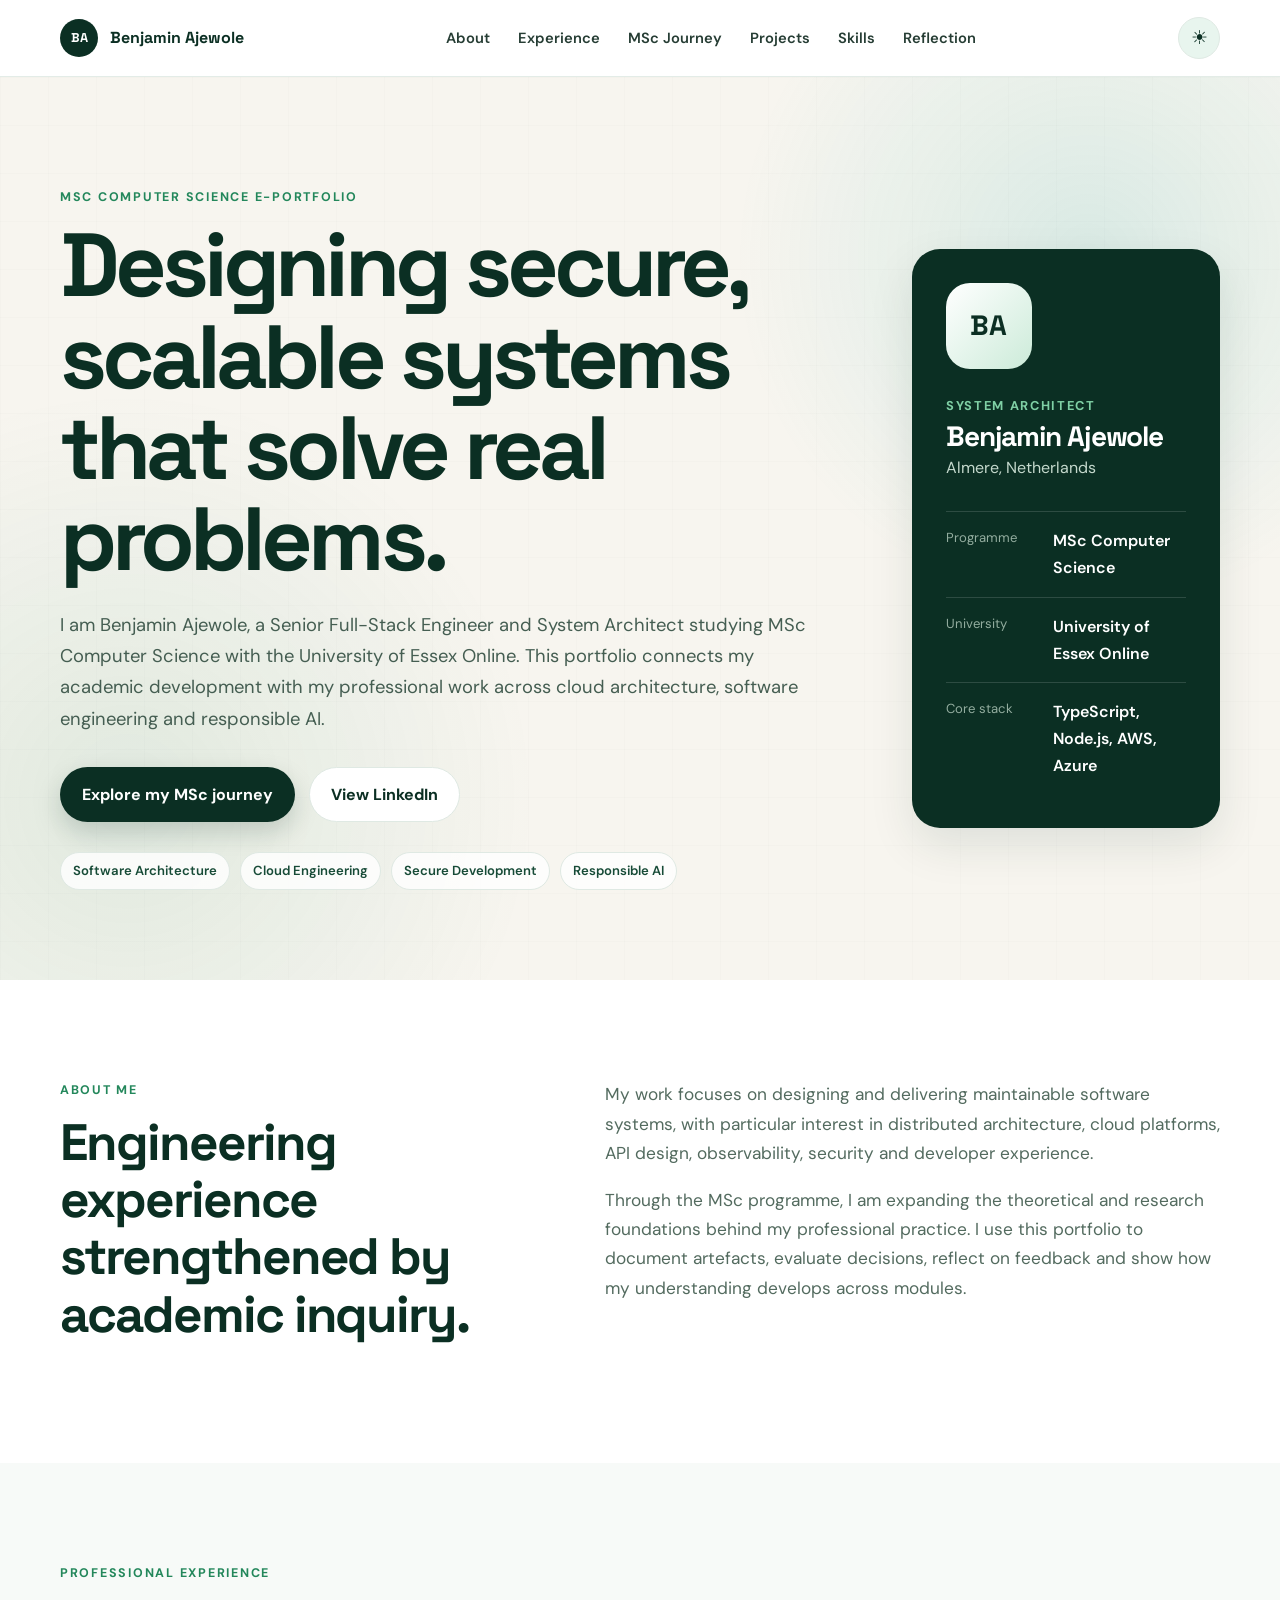
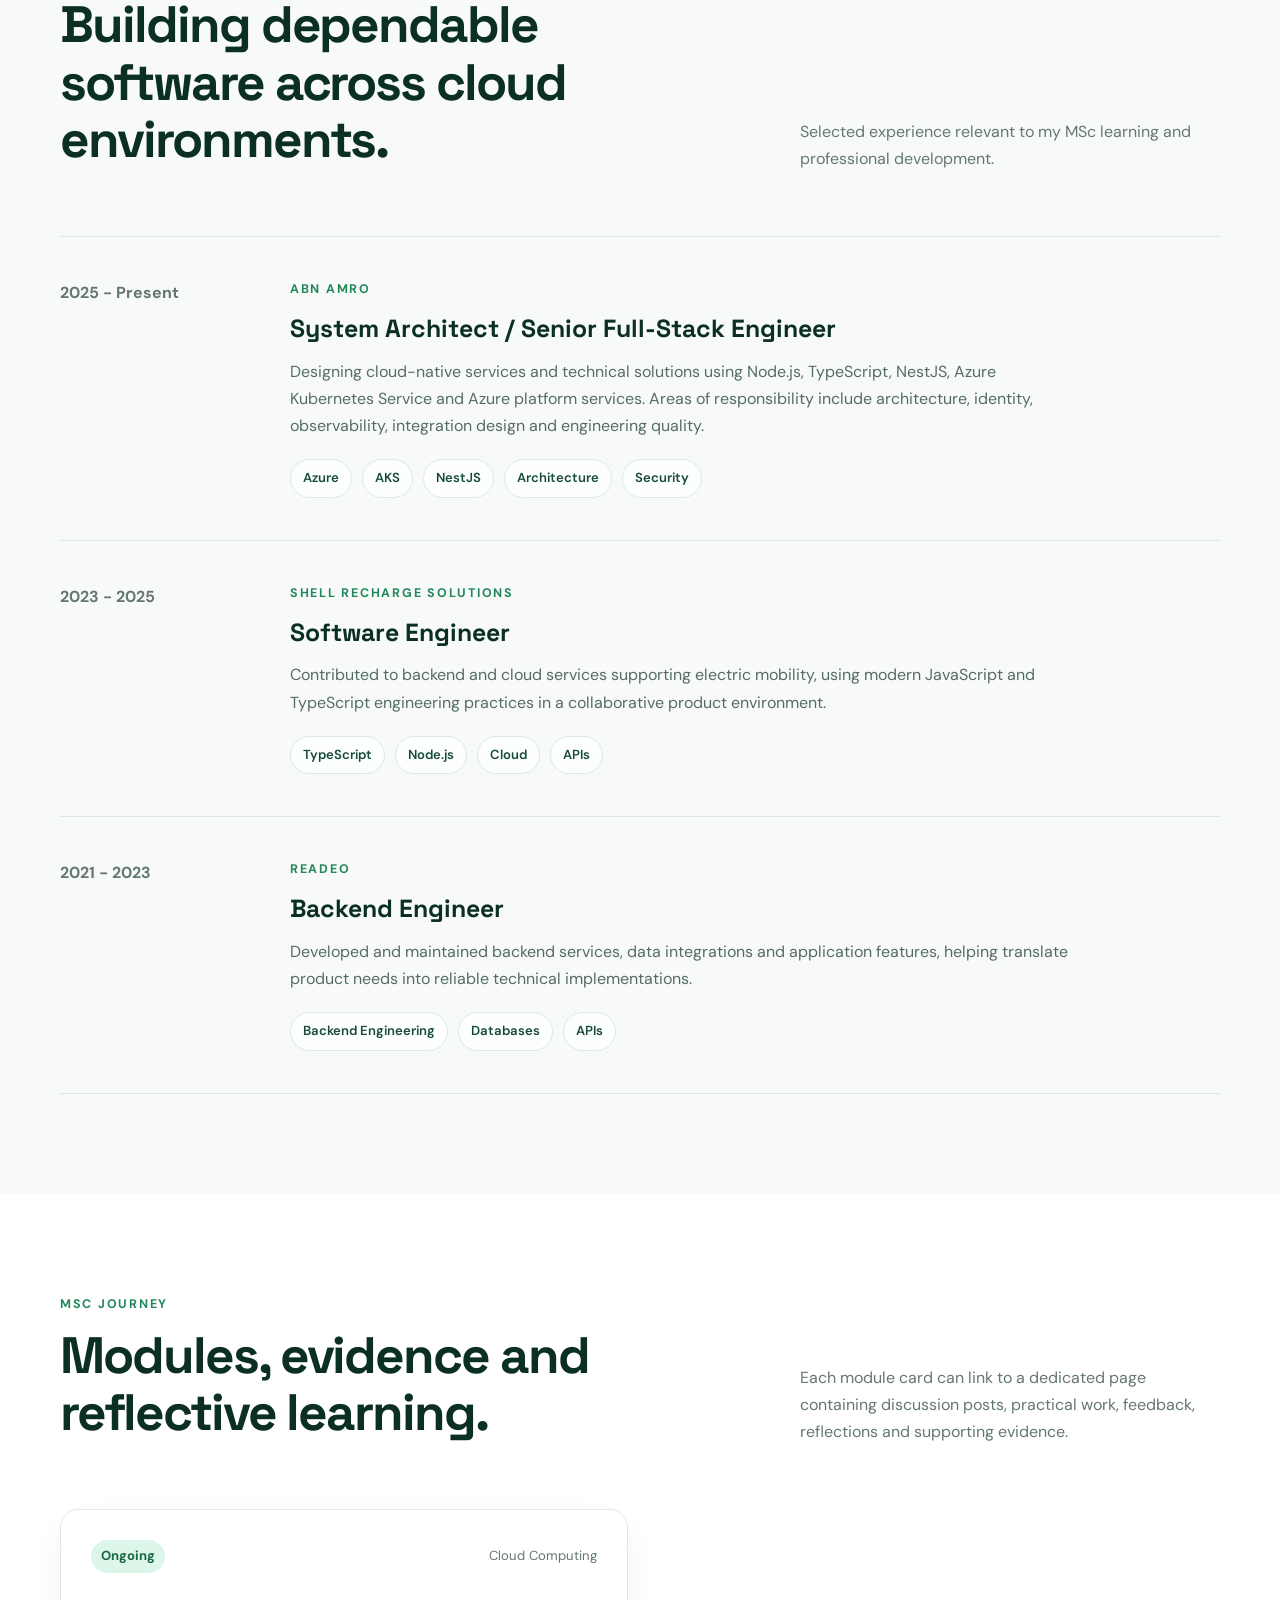
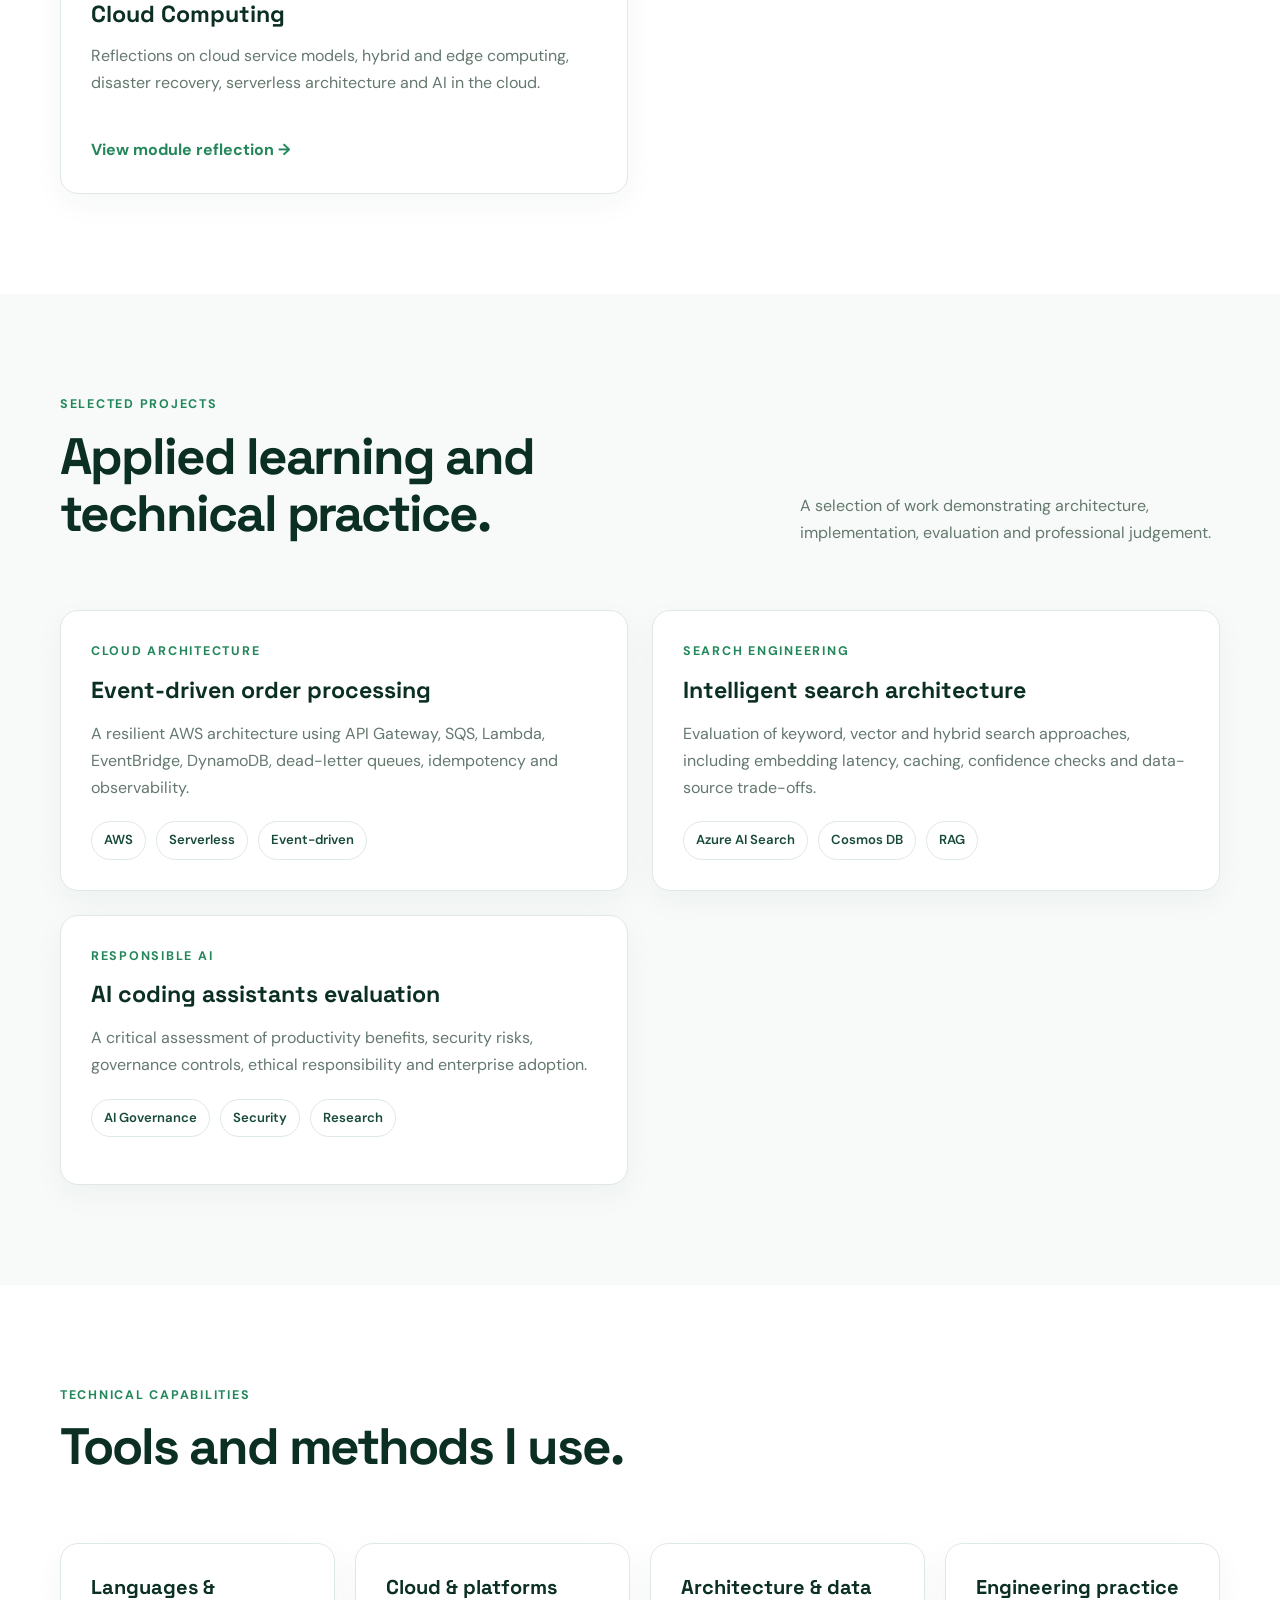
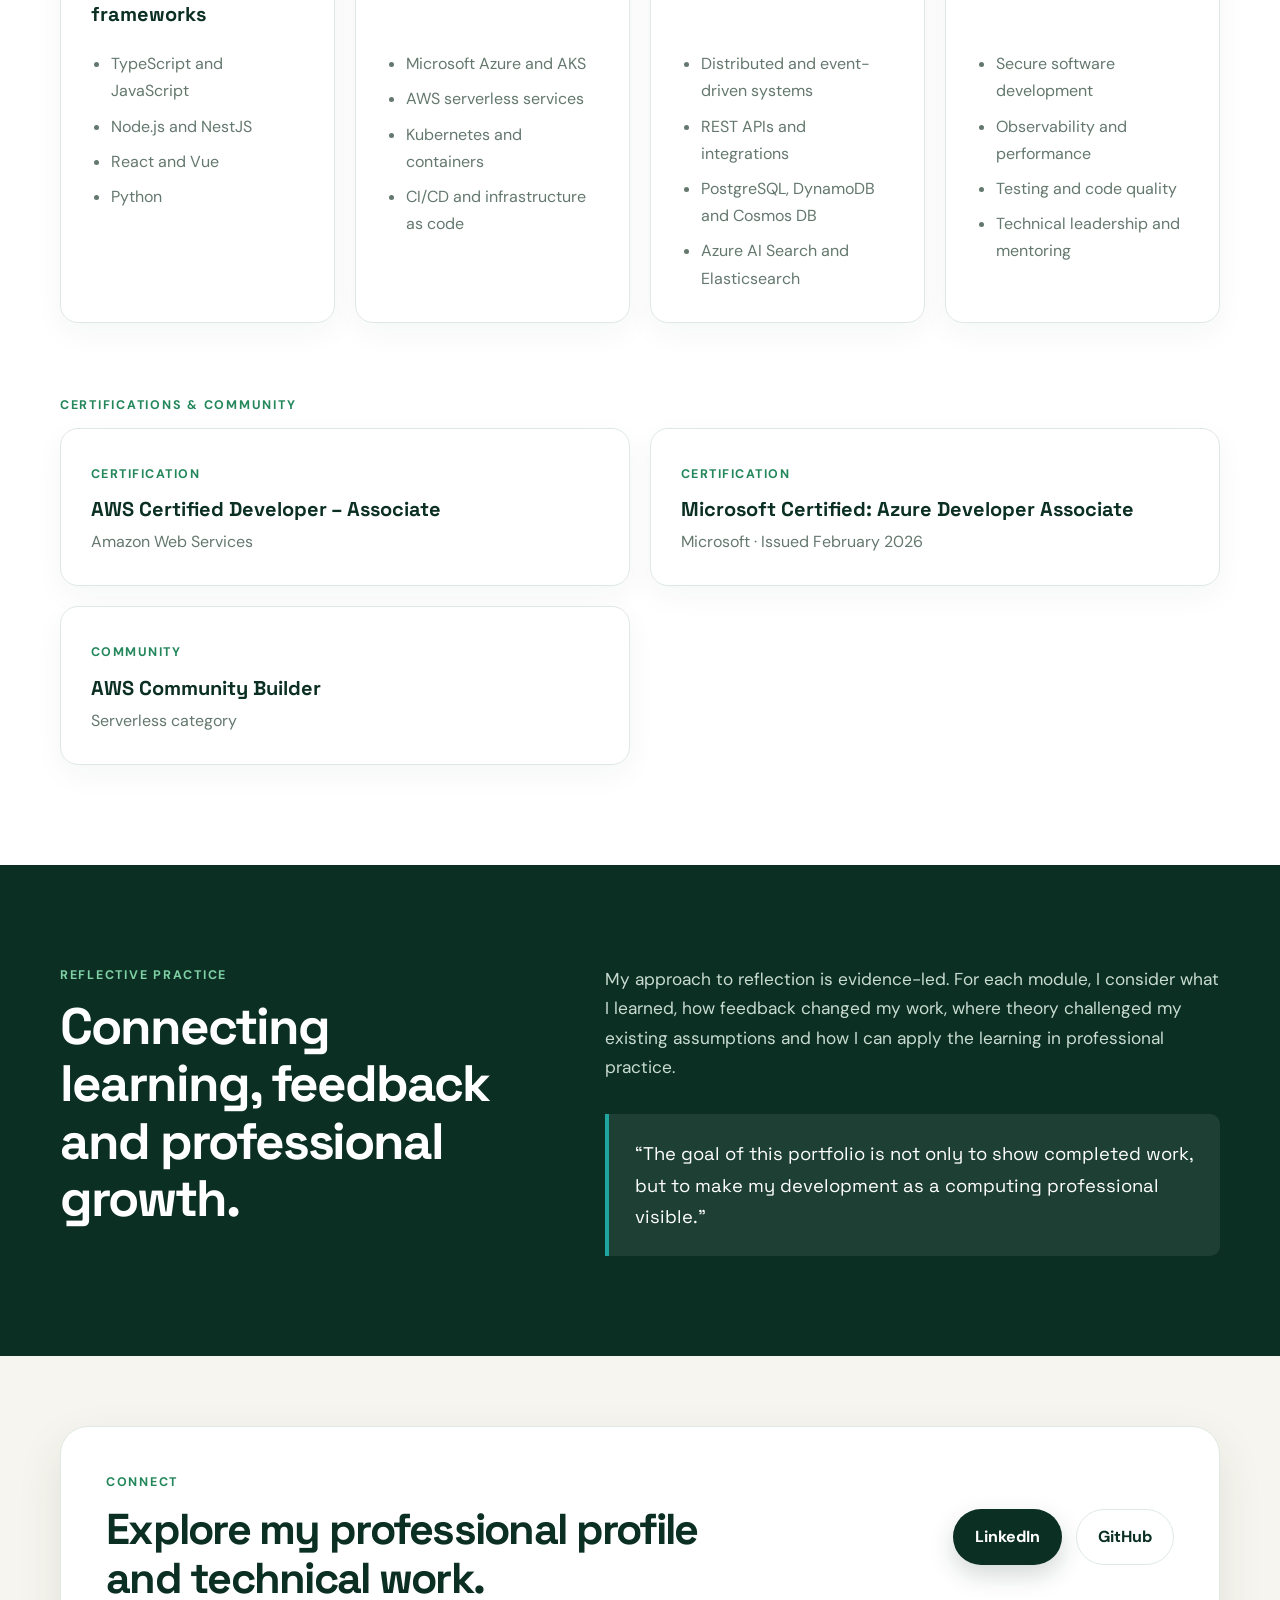
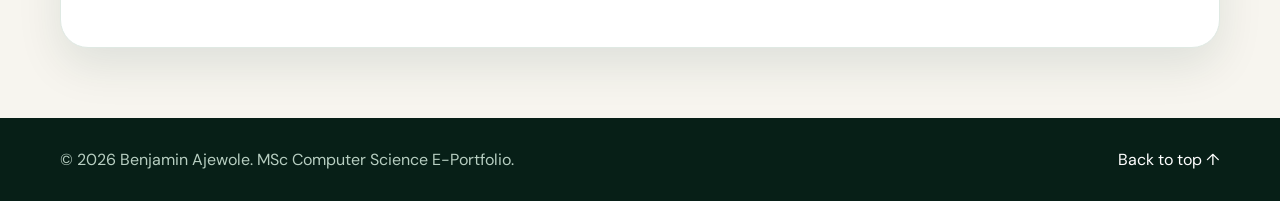
<file: index.html>
<!DOCTYPE html>
<html lang="en">

<head>
  <meta charset="UTF-8">
  <meta name="viewport" content="width=device-width, initial-scale=1.0">
  <meta name="description"
    content="Benjamin Ajewole's MSc Computer Science e-portfolio, documenting academic work, professional experience, technical projects and reflective practice.">
  <meta name="color-scheme" content="light dark">
  <title>Benjamin Ajewole | MSc Computer Science E-Portfolio</title>
  <script>
    const savedTheme = localStorage.getItem("theme");
    document.documentElement.dataset.theme = savedTheme ||
      (window.matchMedia("(prefers-color-scheme: dark)").matches ? "dark" : "light");
  </script>
  <link rel="preconnect" href="https://fonts.googleapis.com">
  <link rel="preconnect" href="https://fonts.gstatic.com" crossorigin>
  <link
    href="https://fonts.googleapis.com/css2?family=DM+Sans:wght@400;500;600;700&amp;family=Space+Grotesk:wght@500;600;700&amp;display=swap"
    rel="stylesheet">
  <link rel="stylesheet" href="styles.css">
</head>

<body>
  <div class="scroll-progress" aria-hidden="true"></div>
  <a class="skip-link" href="#main-content">Skip to main content</a>

  <header class="site-header">
    <div class="container nav-wrap">
      <a class="brand" href="#home" aria-label="Benjamin Ajewole home">
        <span class="brand-mark">BA</span>
        <span>Benjamin Ajewole</span>
      </a>

      <nav aria-label="Primary navigation">
        <ul class="nav-links">
          <li><a href="#about">About</a></li>
          <li><a href="#experience">Experience</a></li>
          <li><a href="#programme">MSc Journey</a></li>
          <li><a href="#projects">Projects</a></li>
          <li><a href="#skills">Skills</a></li>
          <li><a href="#reflection">Reflection</a></li>
        </ul>
      </nav>
      <button class="theme-toggle" type="button" aria-label="Switch to dark mode" title="Switch to dark mode">
        <span class="theme-icon theme-icon-light" aria-hidden="true">☀</span>
        <span class="theme-icon theme-icon-dark" aria-hidden="true">☾</span>
      </button>
    </div>
  </header>

  <main id="main-content">
    <section class="hero" id="home">
      <div class="container hero-grid">
        <div class="hero-copy">
          <p class="eyebrow">MSc Computer Science E-Portfolio</p>
          <h1>Designing secure, scalable systems that solve real problems.</h1>
          <p class="hero-intro">
            I am Benjamin Ajewole, a Senior Full-Stack Engineer and System Architect
            studying MSc Computer Science with the University of Essex Online.
            This portfolio connects my academic development with my professional
            work across cloud architecture, software engineering and responsible AI.
          </p>

          <div class="hero-actions">
            <a class="button button-primary" href="#programme">Explore my MSc journey</a>
            <a class="button button-secondary" href="https://www.linkedin.com/in/rexben/" target="_blank"
              rel="noopener noreferrer">View LinkedIn</a>
          </div>

          <ul class="hero-tags" aria-label="Professional focus areas">
            <li>Software Architecture</li>
            <li>Cloud Engineering</li>
            <li>Secure Development</li>
            <li>Responsible AI</li>
          </ul>
        </div>

        <aside class="profile-card" aria-label="Profile summary">
          <div class="avatar" aria-hidden="true">BA</div>
          <div>
            <p class="profile-role">System Architect</p>
            <h2>Benjamin Ajewole</h2>
            <p>Almere, Netherlands</p>
          </div>

          <dl class="profile-facts">
            <div>
              <dt>Programme</dt>
              <dd>MSc Computer Science</dd>
            </div>
            <div>
              <dt>University</dt>
              <dd>University of Essex Online</dd>
            </div>
            <div>
              <dt>Core stack</dt>
              <dd>TypeScript, Node.js, AWS, Azure</dd>
            </div>
          </dl>
        </aside>
      </div>
    </section>

    <section class="section" id="about">
      <div class="container split-layout">
        <div>
          <p class="section-label">About me</p>
          <h2>Engineering experience strengthened by academic inquiry.</h2>
        </div>
        <div class="prose">
          <p>
            My work focuses on designing and delivering maintainable software systems,
            with particular interest in distributed architecture, cloud platforms,
            API design, observability, security and developer experience.
          </p>
          <p>
            Through the MSc programme, I am expanding the theoretical and research
            foundations behind my professional practice. I use this portfolio to
            document artefacts, evaluate decisions, reflect on feedback and show how
            my understanding develops across modules.
          </p>
        </div>
      </div>
    </section>

    <section class="section section-alt" id="experience">
      <div class="container">
        <div class="section-heading">
          <div>
            <p class="section-label">Professional experience</p>
            <h2>Building dependable software across cloud environments.</h2>
          </div>
          <p>
            Selected experience relevant to my MSc learning and professional development.
          </p>
        </div>

        <div class="timeline">
          <article class="timeline-item">
            <div class="timeline-date">2025 - Present</div>
            <div class="timeline-content">
              <p class="item-kicker">ABN AMRO</p>
              <h3>System Architect / Senior Full-Stack Engineer</h3>
              <p>
                Designing cloud-native services and technical solutions using Node.js,
                TypeScript, NestJS, Azure Kubernetes Service and Azure platform services.
                Areas of responsibility include architecture, identity, observability,
                integration design and engineering quality.
              </p>
              <ul class="chip-list">
                <li>Azure</li>
                <li>AKS</li>
                <li>NestJS</li>
                <li>Architecture</li>
                <li>Security</li>
              </ul>
            </div>
          </article>

          <article class="timeline-item">
            <div class="timeline-date">2023 - 2025</div>
            <div class="timeline-content">
              <p class="item-kicker">Shell Recharge Solutions</p>
              <h3>Software Engineer</h3>
              <p>
                Contributed to backend and cloud services supporting electric mobility,
                using modern JavaScript and TypeScript engineering practices in a
                collaborative product environment.
              </p>
              <ul class="chip-list">
                <li>TypeScript</li>
                <li>Node.js</li>
                <li>Cloud</li>
                <li>APIs</li>
              </ul>
            </div>
          </article>

          <article class="timeline-item">
            <div class="timeline-date">2021 - 2023</div>
            <div class="timeline-content">
              <p class="item-kicker">Readeo</p>
              <h3>Backend Engineer</h3>
              <p>
                Developed and maintained backend services, data integrations and
                application features, helping translate product needs into reliable
                technical implementations.
              </p>
              <ul class="chip-list">
                <li>Backend Engineering</li>
                <li>Databases</li>
                <li>APIs</li>
              </ul>
            </div>
          </article>
        </div>
      </div>
    </section>

    <section class="section" id="programme">
      <div class="container">
        <div class="section-heading">
          <div>
            <p class="section-label">MSc journey</p>
            <h2>Modules, evidence and reflective learning.</h2>
          </div>
          <p>
            Each module card can link to a dedicated page containing discussion posts,
            practical work, feedback, reflections and supporting evidence.
          </p>
        </div>

        <div class="module-grid">
          <article class="module-card">
            <div class="module-topline">
              <span class="status completed">Ongoing</span>
              <span>Cloud Computing</span>
            </div>
            <h3>Cloud Computing</h3>
            <p>
              Reflections on cloud service models, hybrid and edge computing,
              disaster recovery, serverless architecture and AI in the cloud.
            </p>
            <a href="cloud-computing.html" aria-label="Open Cloud Computing reflective e-portfolio">View module
              reflection <span>→</span></a>
          </article>
        </div>
      </div>
    </section>

    <section class="section section-alt" id="projects">
      <div class="container">
        <div class="section-heading">
          <div>
            <p class="section-label">Selected projects</p>
            <h2>Applied learning and technical practice.</h2>
          </div>
          <p>
            A selection of work demonstrating architecture, implementation,
            evaluation and professional judgement.
          </p>
        </div>

        <div class="project-grid">
          <article class="project-card">
            <p class="item-kicker">Cloud Architecture</p>
            <h3>Event-driven order processing</h3>
            <p>
              A resilient AWS architecture using API Gateway, SQS, Lambda,
              EventBridge, DynamoDB, dead-letter queues, idempotency and observability.
            </p>
            <ul class="chip-list">
              <li>AWS</li>
              <li>Serverless</li>
              <li>Event-driven</li>
            </ul>
          </article>

          <article class="project-card">
            <p class="item-kicker">Search Engineering</p>
            <h3>Intelligent search architecture</h3>
            <p>
              Evaluation of keyword, vector and hybrid search approaches, including
              embedding latency, caching, confidence checks and data-source trade-offs.
            </p>
            <ul class="chip-list">
              <li>Azure AI Search</li>
              <li>Cosmos DB</li>
              <li>RAG</li>
            </ul>
          </article>

          <article class="project-card">
            <p class="item-kicker">Responsible AI</p>
            <h3>AI coding assistants evaluation</h3>
            <p>
              A critical assessment of productivity benefits, security risks,
              governance controls, ethical responsibility and enterprise adoption.
            </p>
            <ul class="chip-list">
              <li>AI Governance</li>
              <li>Security</li>
              <li>Research</li>
            </ul>
          </article>

        </div>
      </div>
    </section>

    <section class="section" id="skills">
      <div class="container">
        <div class="section-heading">
          <div>
            <p class="section-label">Technical capabilities</p>
            <h2>Tools and methods I use.</h2>
          </div>
        </div>

        <div class="skills-grid">
          <article>
            <h3>Languages &amp; frameworks</h3>
            <ul>
              <li>TypeScript and JavaScript</li>
              <li>Node.js and NestJS</li>
              <li>React and Vue</li>
              <li>Python</li>
            </ul>
          </article>

          <article>
            <h3>Cloud &amp; platforms</h3>
            <ul>
              <li>Microsoft Azure and AKS</li>
              <li>AWS serverless services</li>
              <li>Kubernetes and containers</li>
              <li>CI/CD and infrastructure as code</li>
            </ul>
          </article>

          <article>
            <h3>Architecture &amp; data</h3>
            <ul>
              <li>Distributed and event-driven systems</li>
              <li>REST APIs and integrations</li>
              <li>PostgreSQL, DynamoDB and Cosmos DB</li>
              <li>Azure AI Search and Elasticsearch</li>
            </ul>
          </article>

          <article>
            <h3>Engineering practice</h3>
            <ul>
              <li>Secure software development</li>
              <li>Observability and performance</li>
              <li>Testing and code quality</li>
              <li>Technical leadership and mentoring</li>
            </ul>
          </article>
        </div>

        <div class="certifications">
          <p class="section-label">Certifications &amp; community</p>
          <div class="cert-grid">
            <article>
              <span>Certification</span>
              <h3>AWS Certified Developer – Associate</h3>
              <p>Amazon Web Services</p>
            </article>
            <article>
              <span>Certification</span>
              <h3>Microsoft Certified: Azure Developer Associate</h3>
              <p>Microsoft · Issued February 2026</p>
            </article>
            <article>
              <span>Community</span>
              <h3>AWS Community Builder</h3>
              <p>Serverless category</p>
            </article>
          </div>
        </div>
      </div>
    </section>

    <section class="section reflection-section" id="reflection">
      <div class="container reflection-grid">
        <div>
          <p class="section-label">Reflective practice</p>
          <h2>Connecting learning, feedback and professional growth.</h2>
        </div>
        <div class="reflection-copy">
          <p>
            My approach to reflection is evidence-led. For each module, I consider
            what I learned, how feedback changed my work, where theory challenged my
            existing assumptions and how I can apply the learning in professional practice.
          </p>
          <blockquote>
            “The goal of this portfolio is not only to show completed work, but to make
            my development as a computing professional visible.”
          </blockquote>
        </div>
      </div>
    </section>

    <section class="contact-section" id="contact">
      <div class="container contact-card">
        <div>
          <p class="section-label">Connect</p>
          <h2>Explore my professional profile and technical work.</h2>
        </div>
        <div class="contact-links">
          <a class="button button-primary" href="https://www.linkedin.com/in/rexben/" target="_blank"
            rel="noopener noreferrer">LinkedIn</a>
          <a class="button button-secondary" href="#" aria-label="Add your GitHub URL">GitHub</a>
        </div>
      </div>
    </section>
  </main>

  <footer>
    <div class="container footer-wrap">
      <p>© 2026 Benjamin Ajewole. MSc Computer Science E-Portfolio.</p>
      <a href="#home">Back to top ↑</a>
    </div>
  </footer>
  <script>
    const scrollProgress = document.querySelector(".scroll-progress");
    const themeToggle = document.querySelector(".theme-toggle");
    const systemTheme = window.matchMedia("(prefers-color-scheme: dark)");

    function currentTheme() {
      return document.documentElement.dataset.theme || (systemTheme.matches ? "dark" : "light");
    }

    function updateThemeToggle() {
      const nextTheme = currentTheme() === "dark" ? "light" : "dark";
      const label = `Switch to ${nextTheme} mode`;
      themeToggle.setAttribute("aria-label", label);
      themeToggle.title = label;
    }

    themeToggle.addEventListener("click", () => {
      const nextTheme = currentTheme() === "dark" ? "light" : "dark";
      document.documentElement.dataset.theme = nextTheme;
      localStorage.setItem("theme", nextTheme);
      updateThemeToggle();
    });

    systemTheme.addEventListener("change", (event) => {
      if (!localStorage.getItem("theme")) {
        document.documentElement.dataset.theme = event.matches ? "dark" : "light";
      }
      updateThemeToggle();
    });
    updateThemeToggle();

    function updateScrollProgress() {
      const scrollableHeight = document.documentElement.scrollHeight - window.innerHeight;
      const progress = scrollableHeight > 0 ? window.scrollY / scrollableHeight : 1;
      scrollProgress.style.transform = `scaleX(${Math.min(Math.max(progress, 0), 1)})`;
    }

    updateScrollProgress();
    window.addEventListener("scroll", updateScrollProgress, { passive: true });
    window.addEventListener("resize", updateScrollProgress);
  </script>
</body>

</html>
</file>
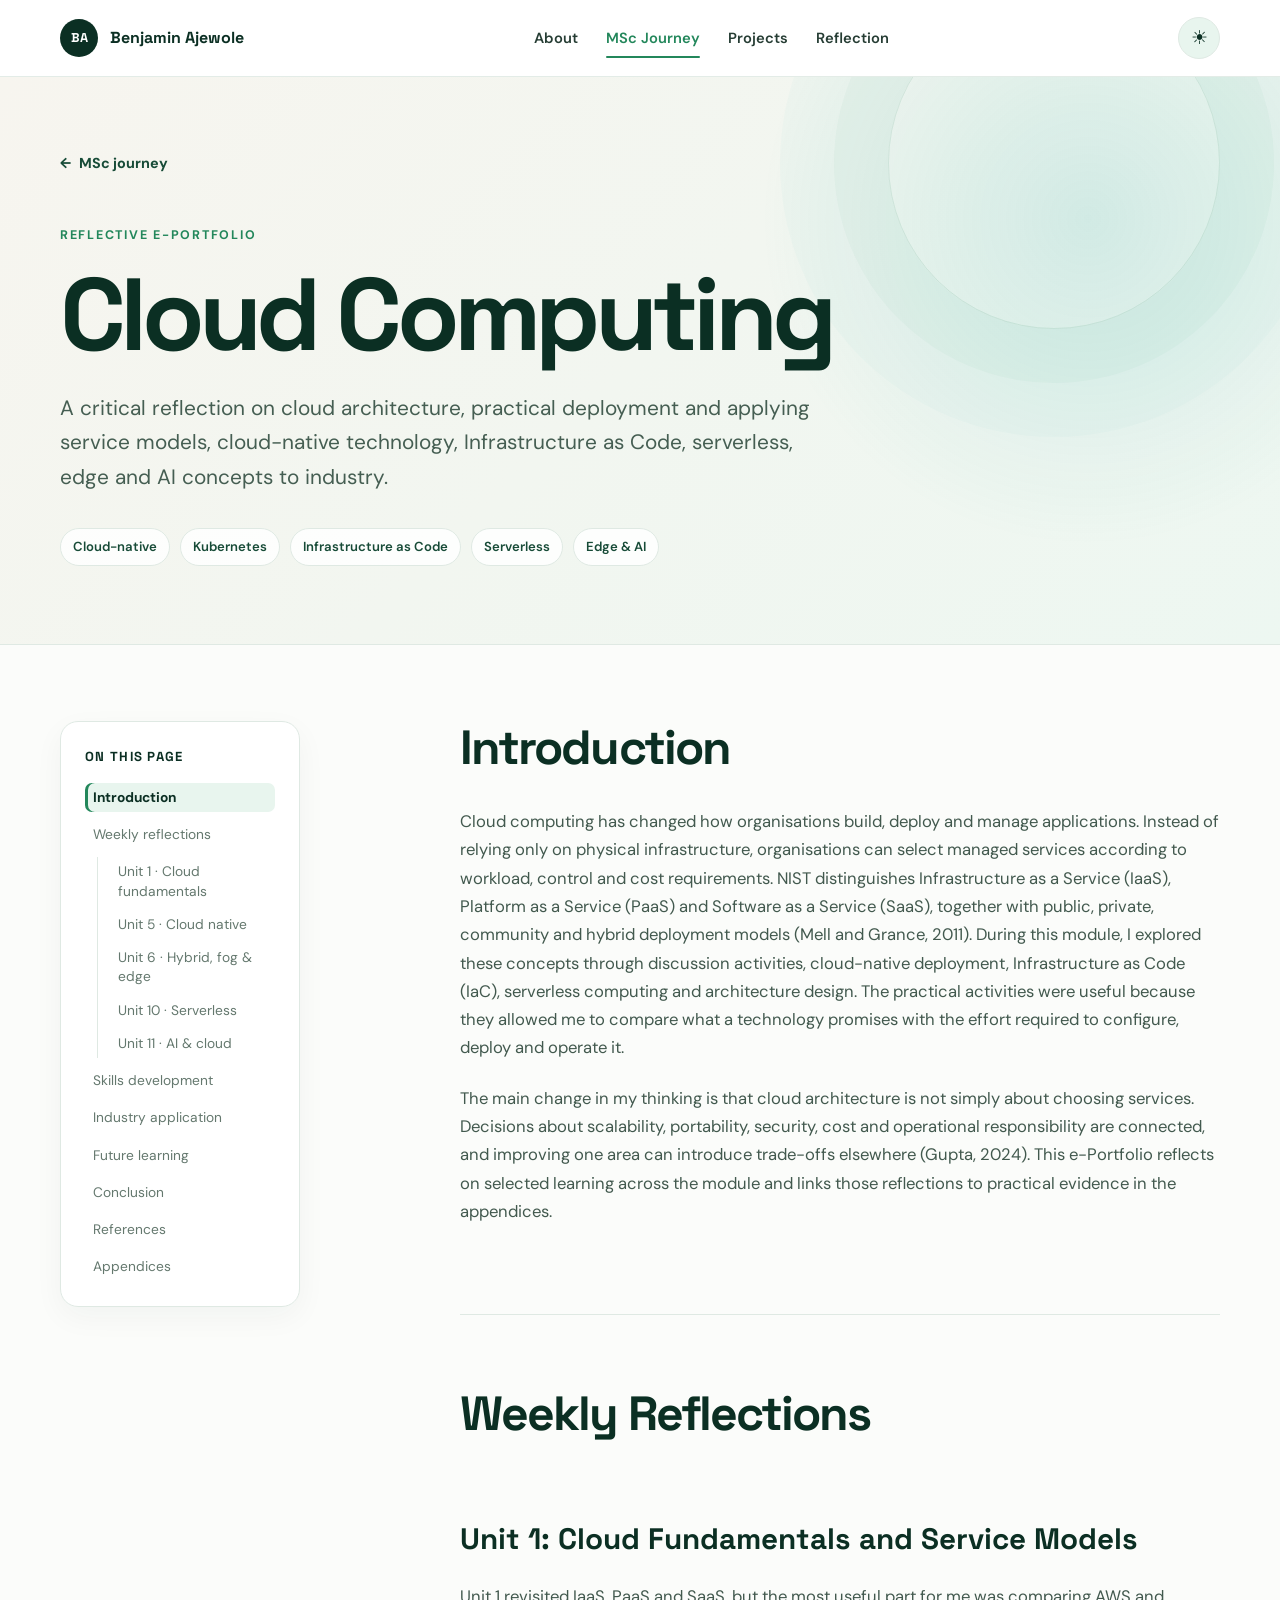
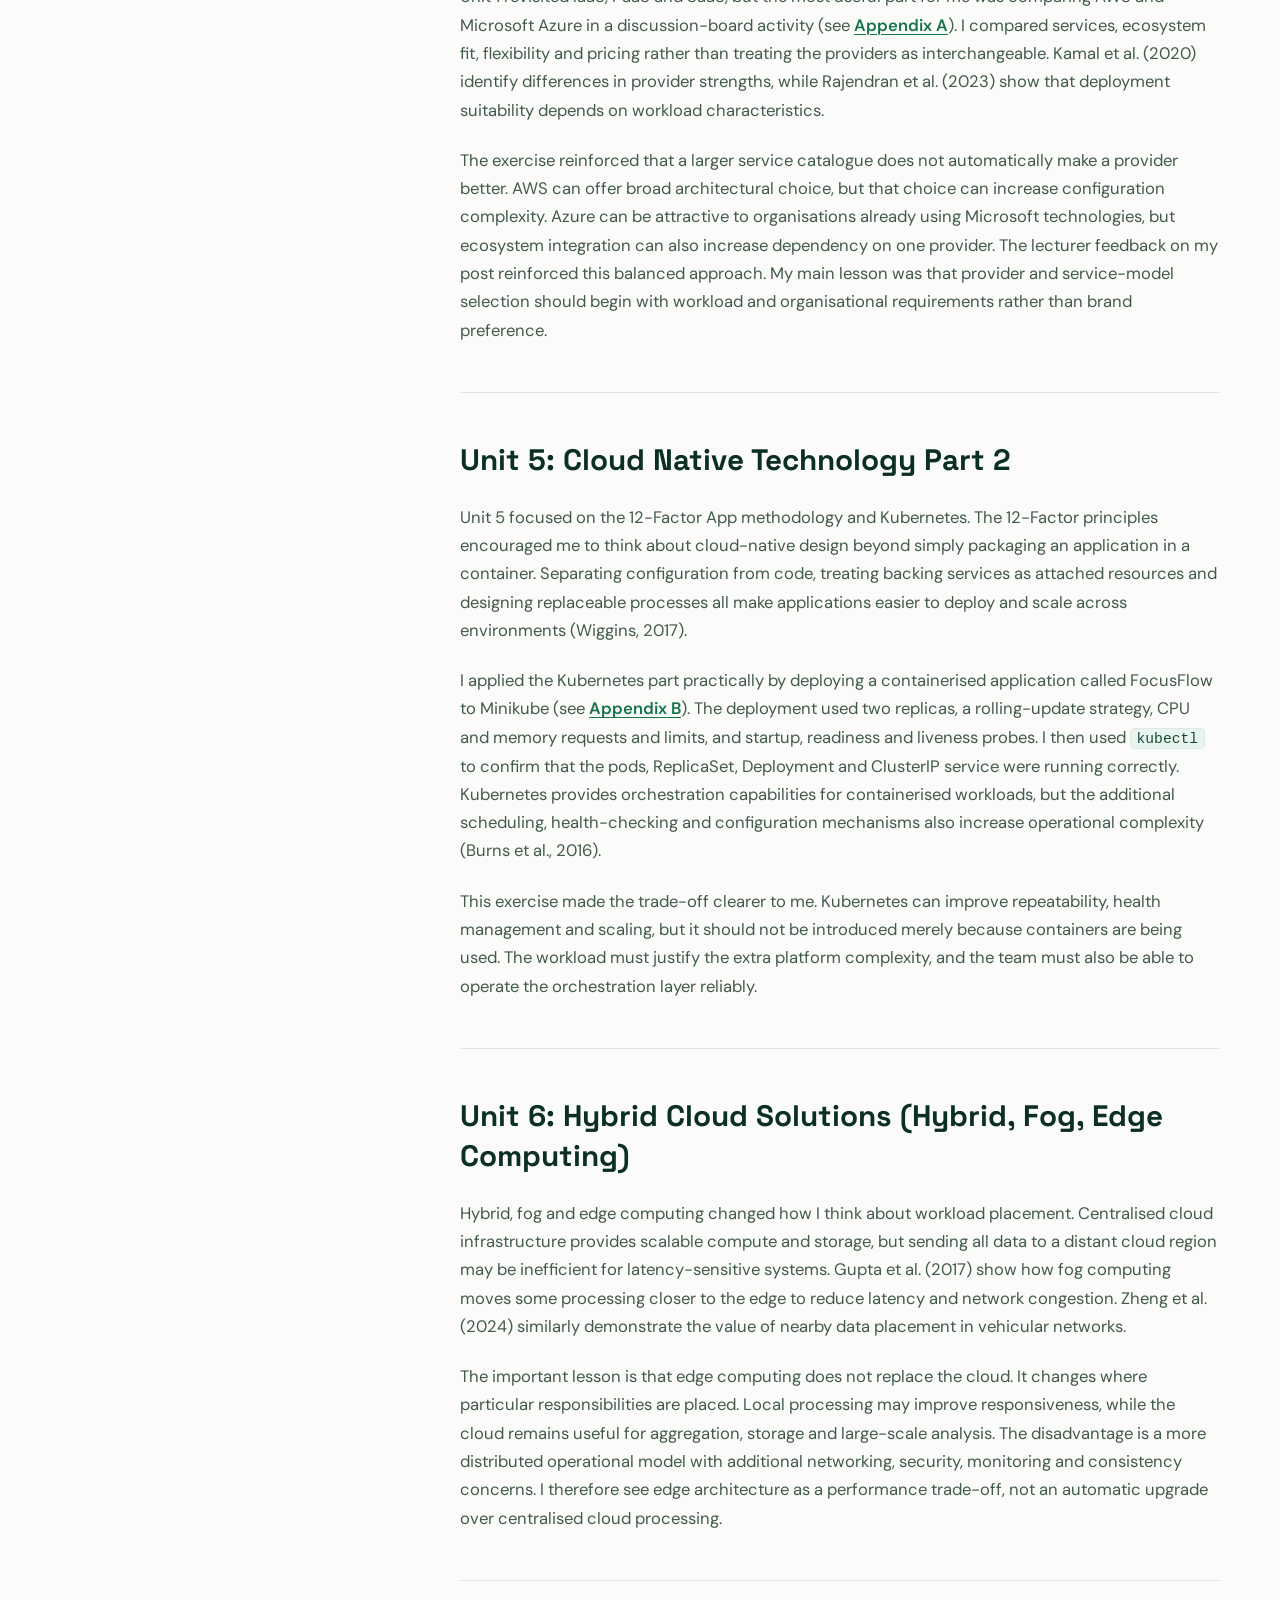
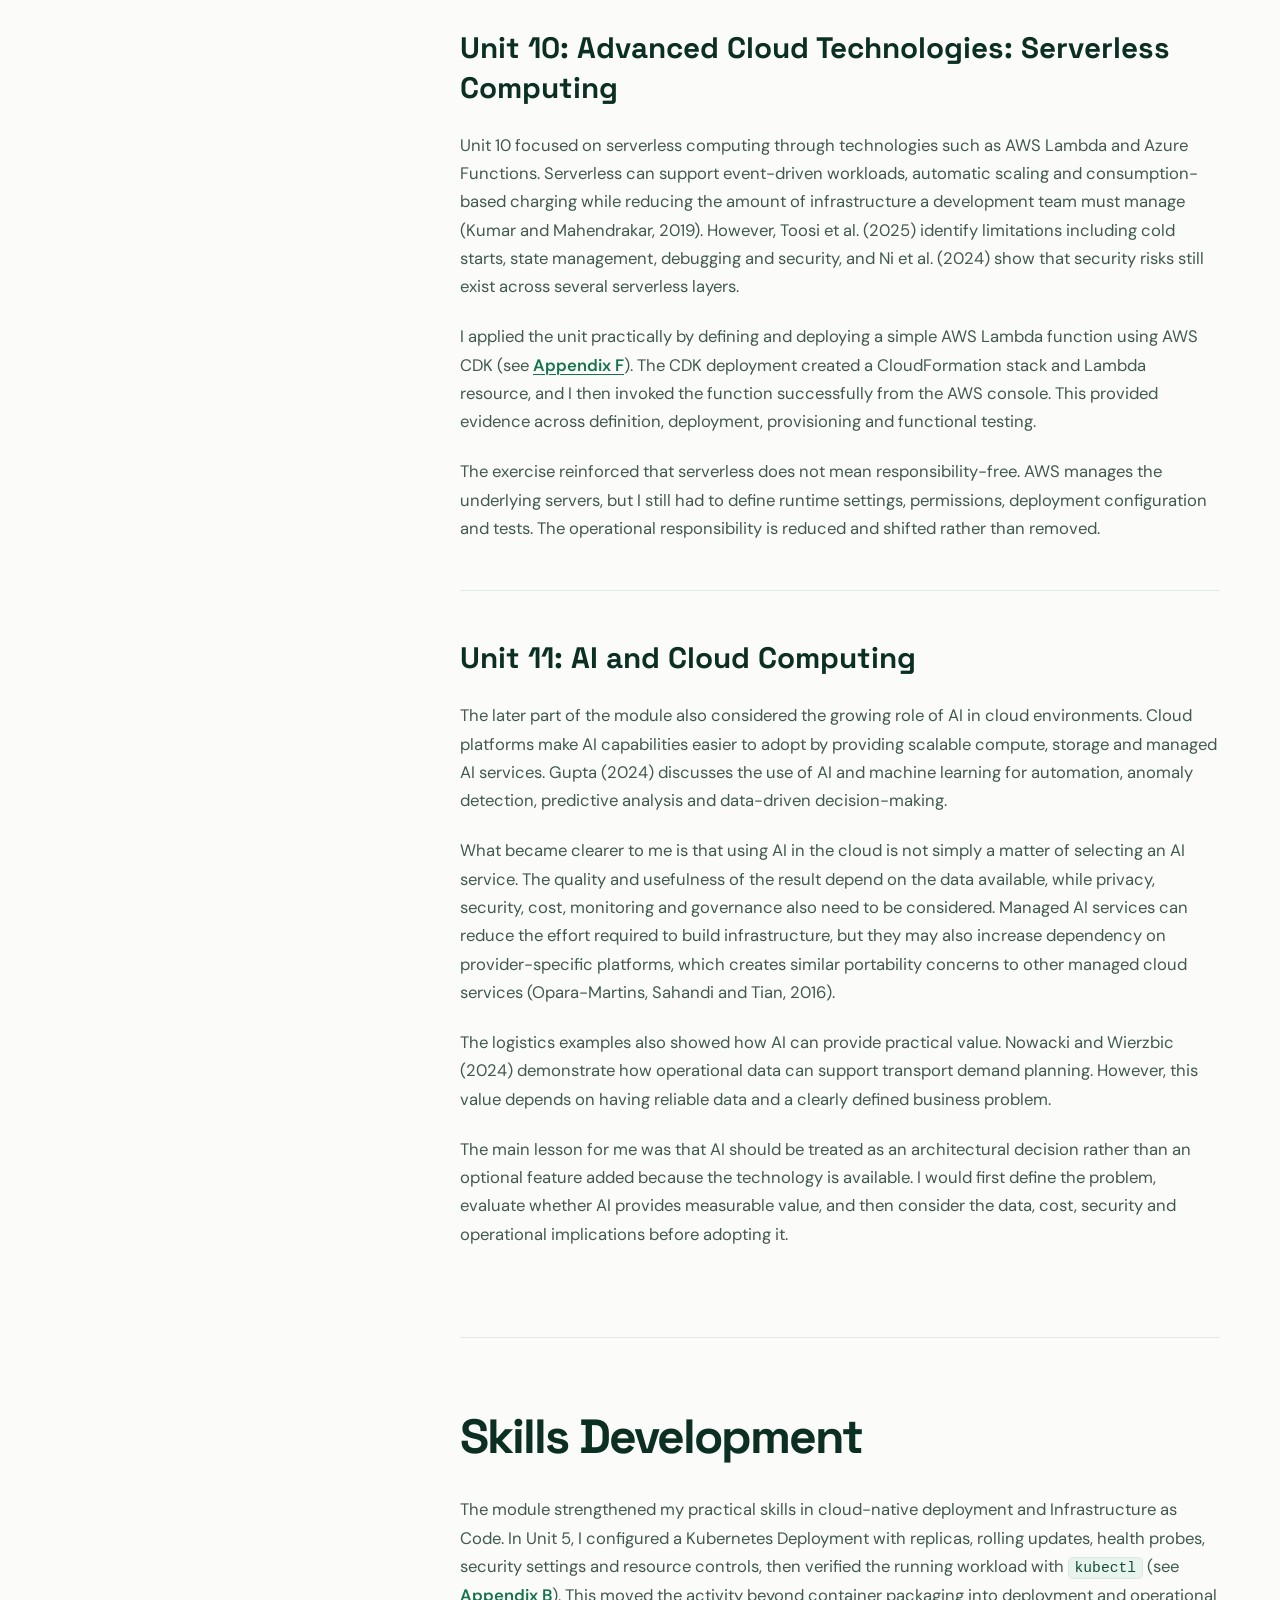
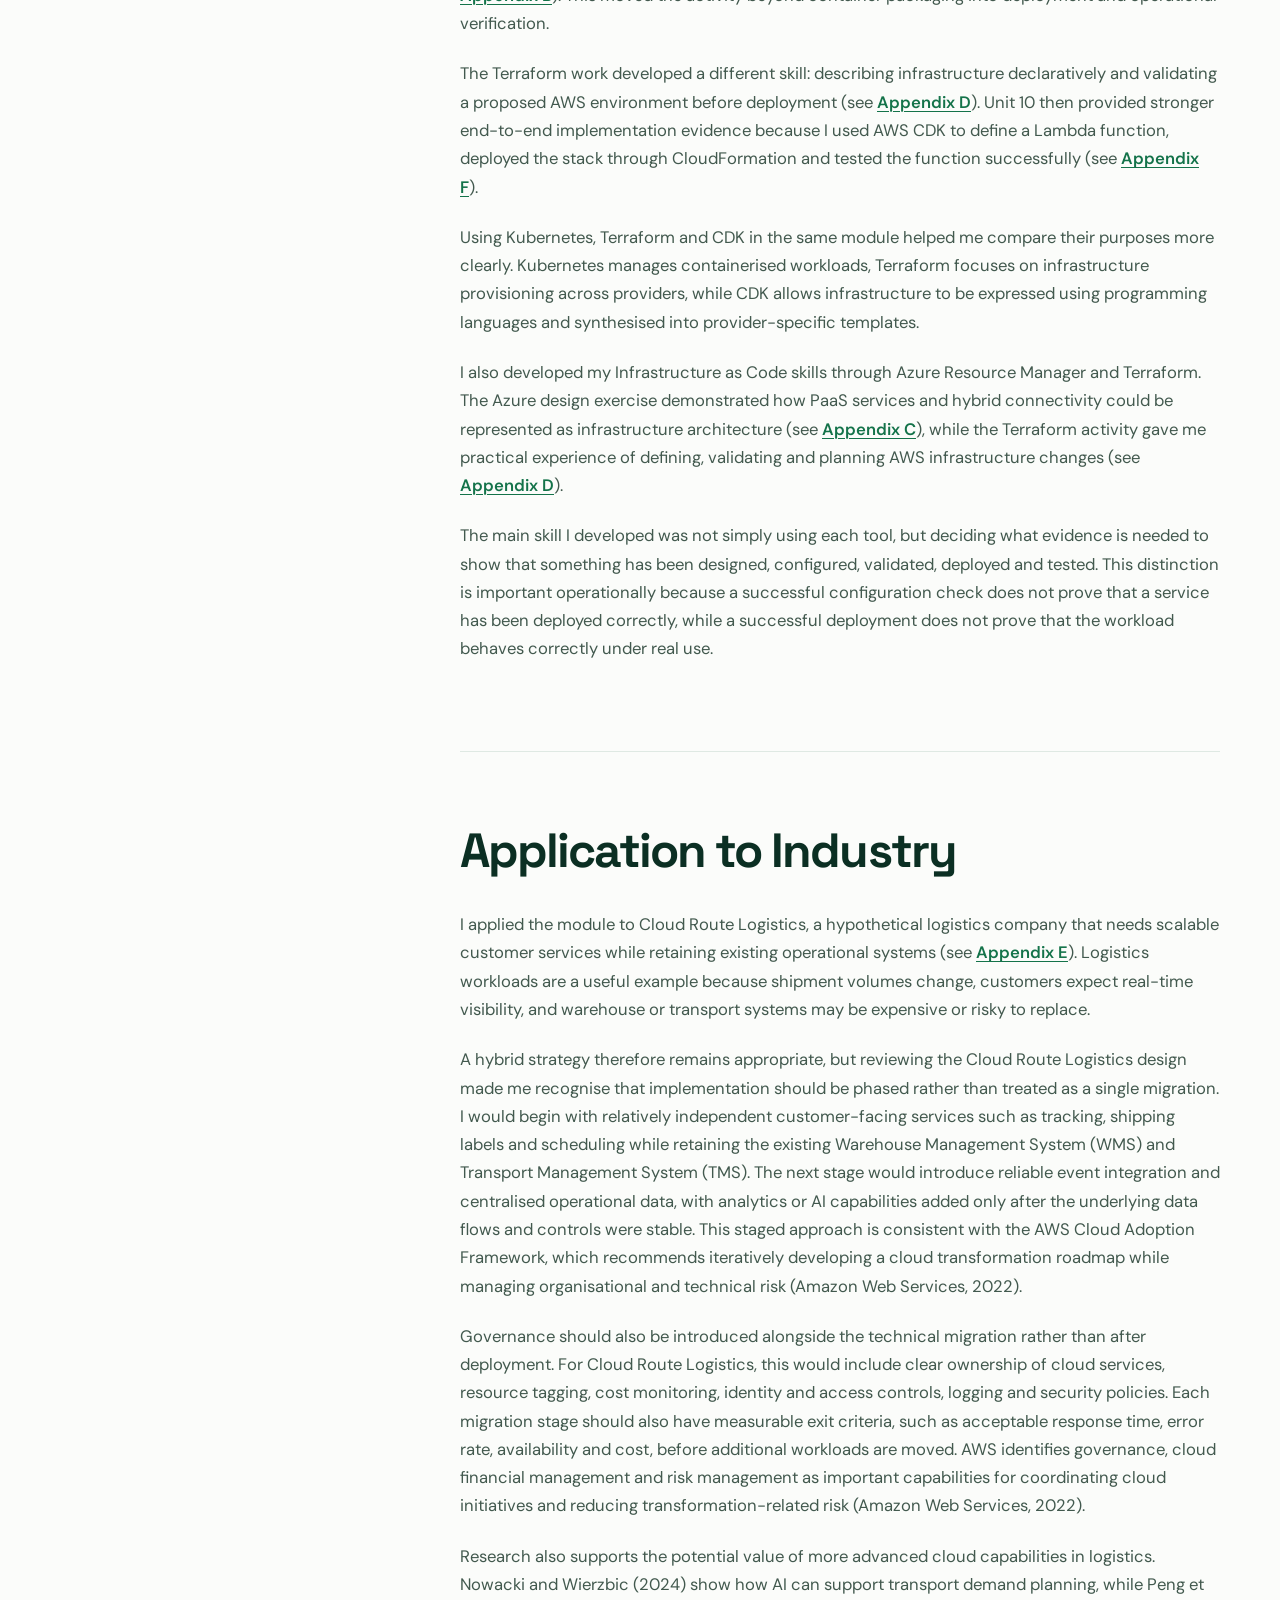
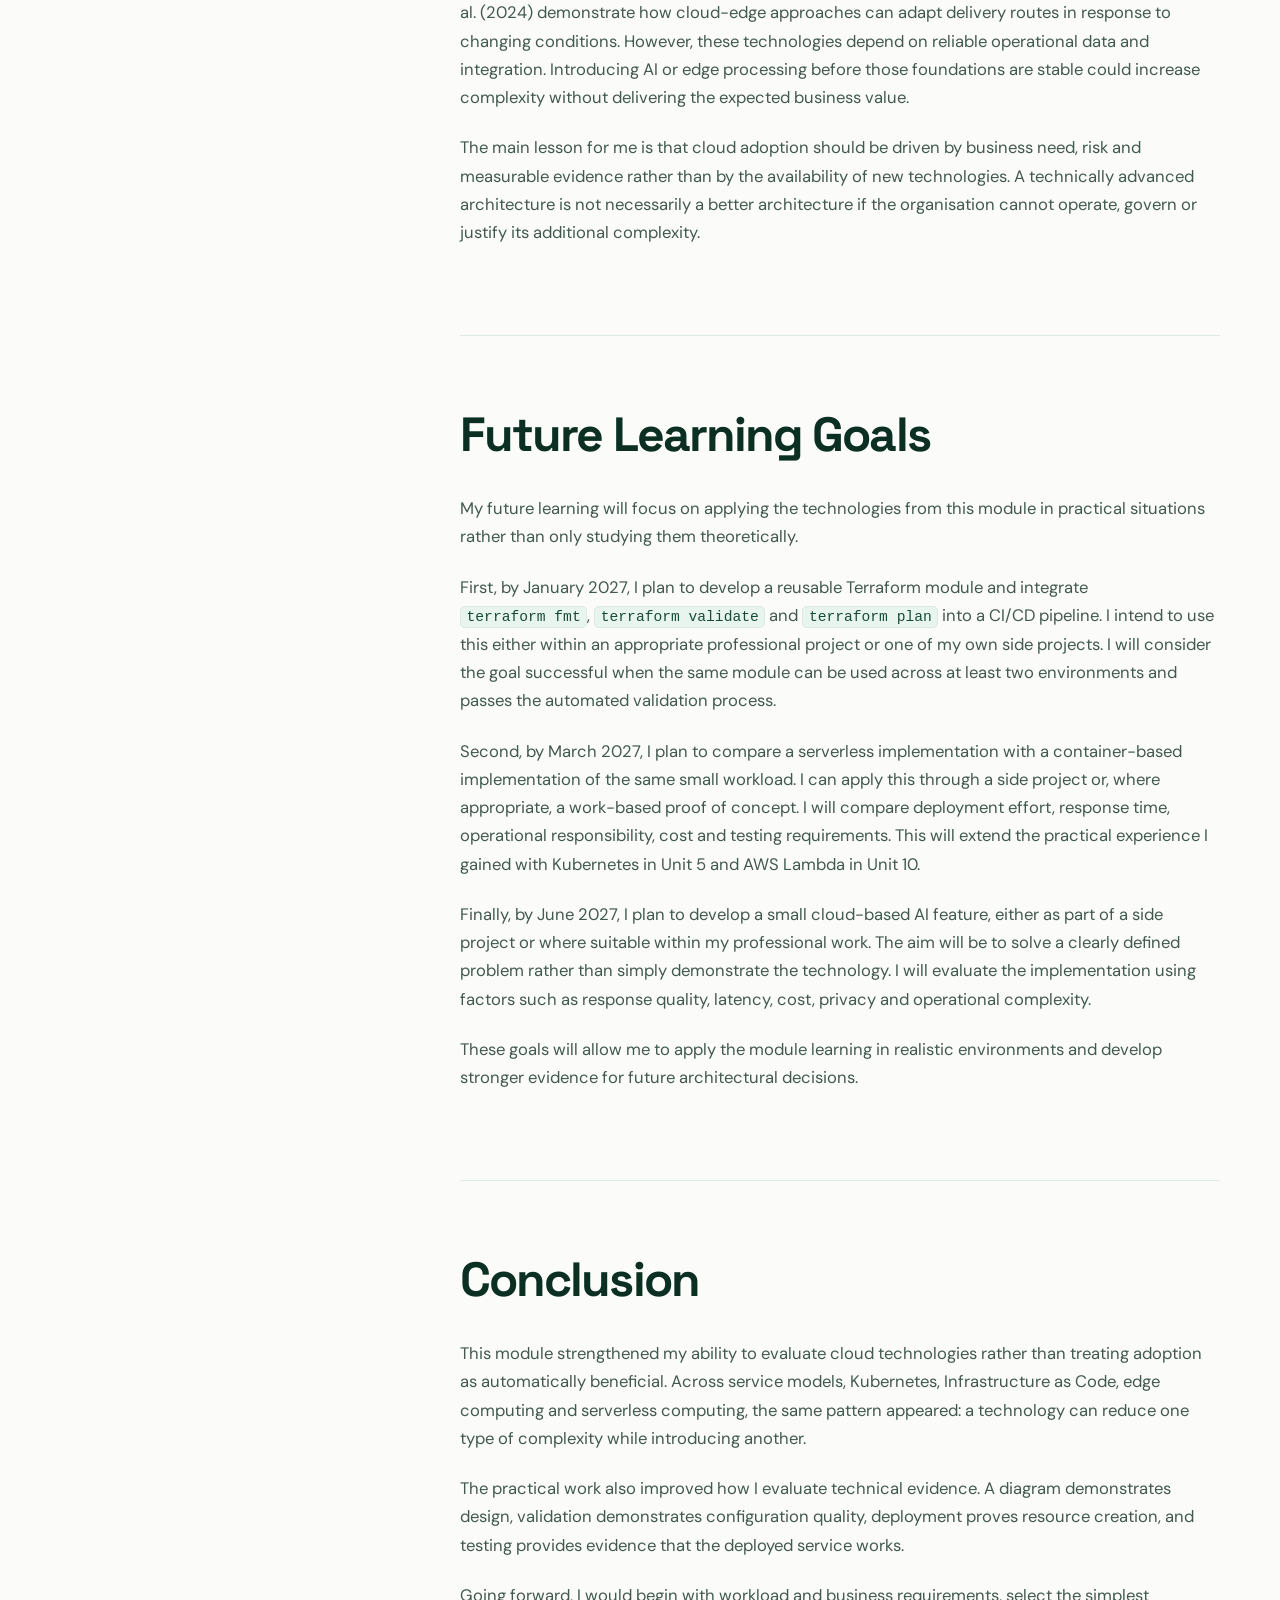
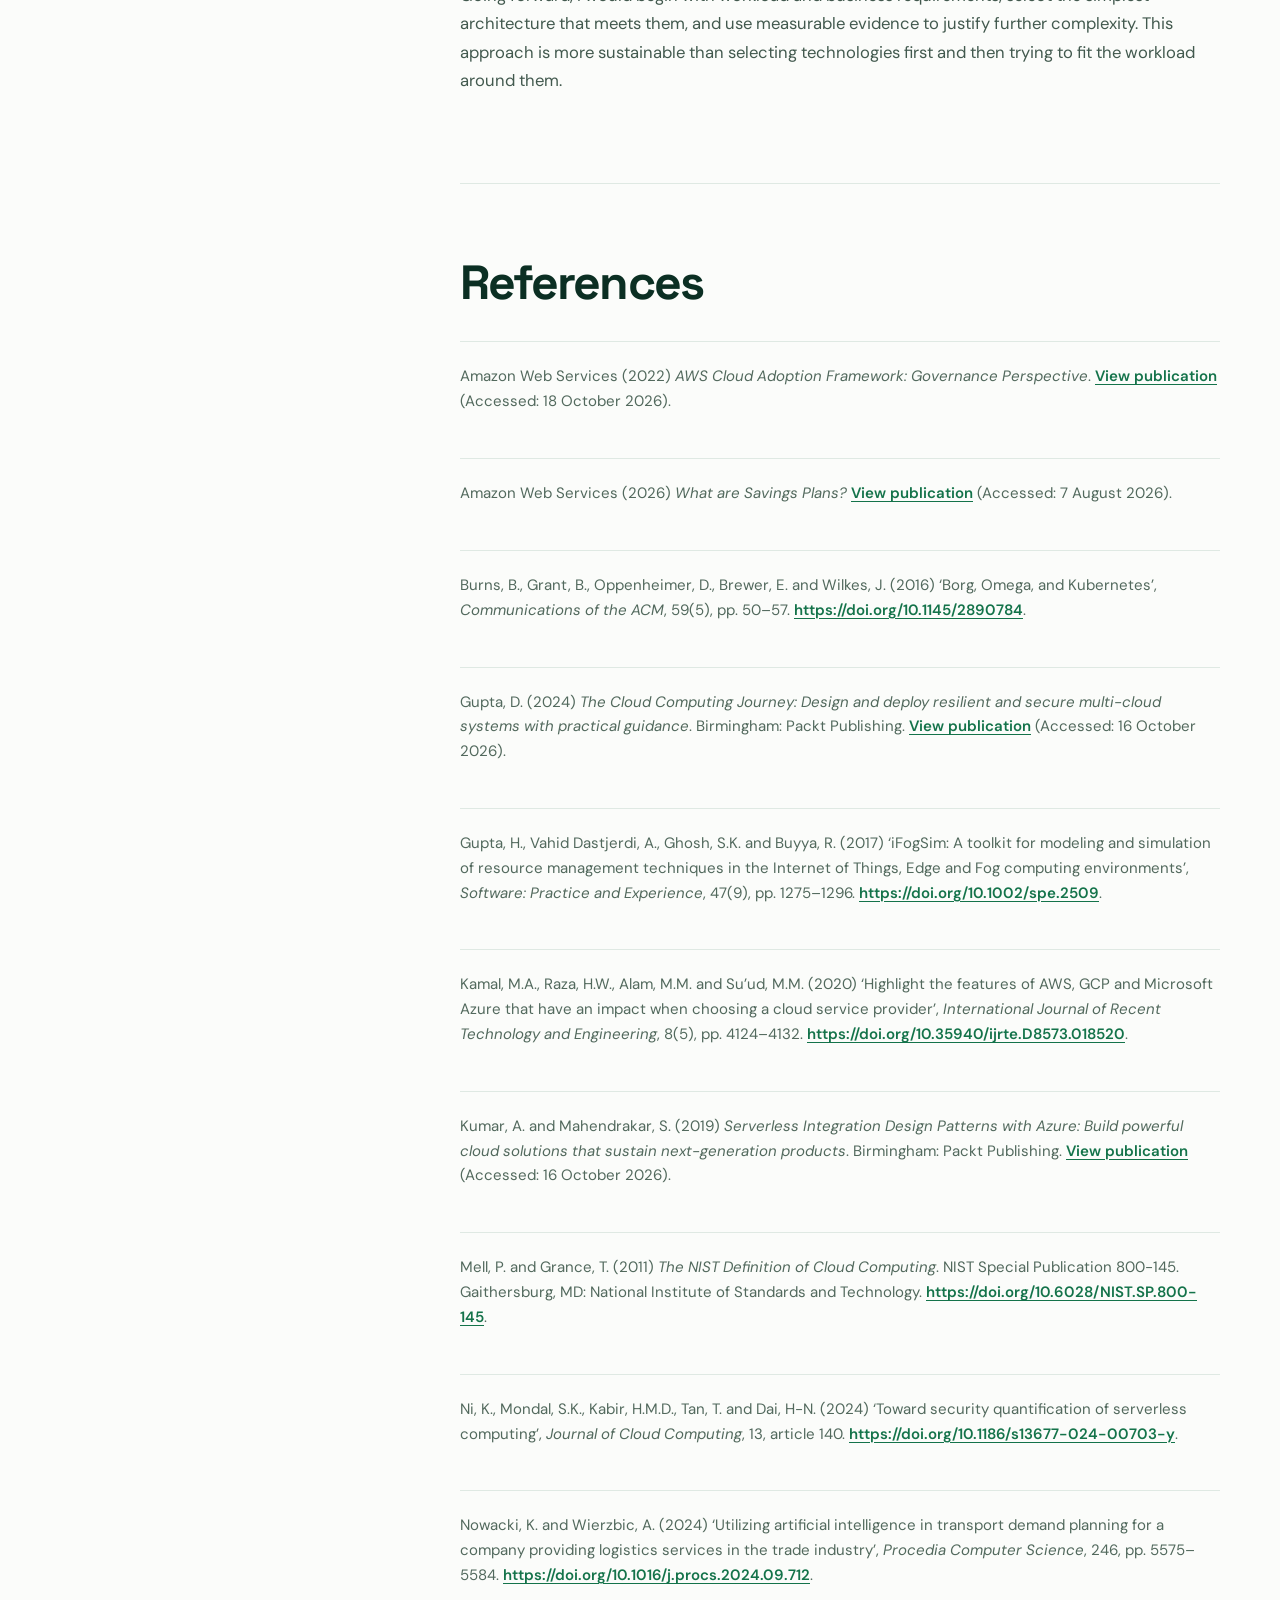
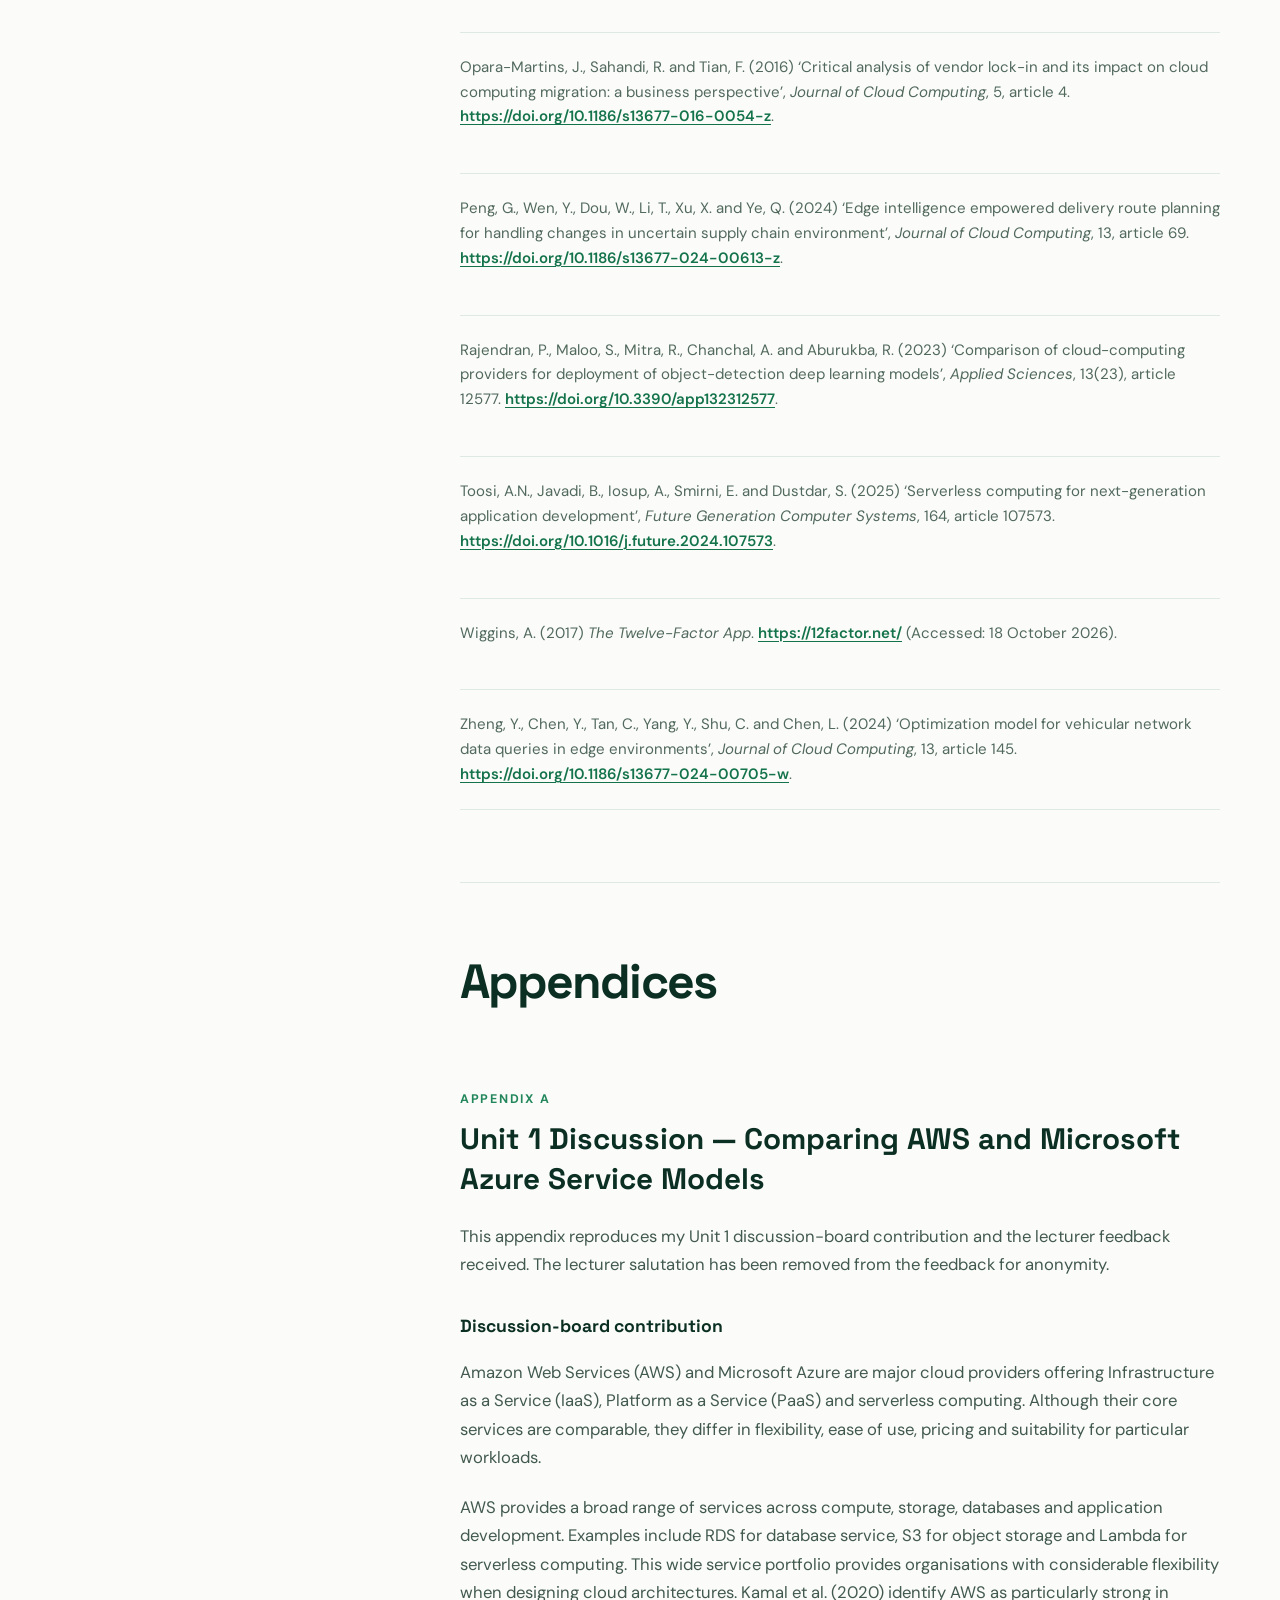
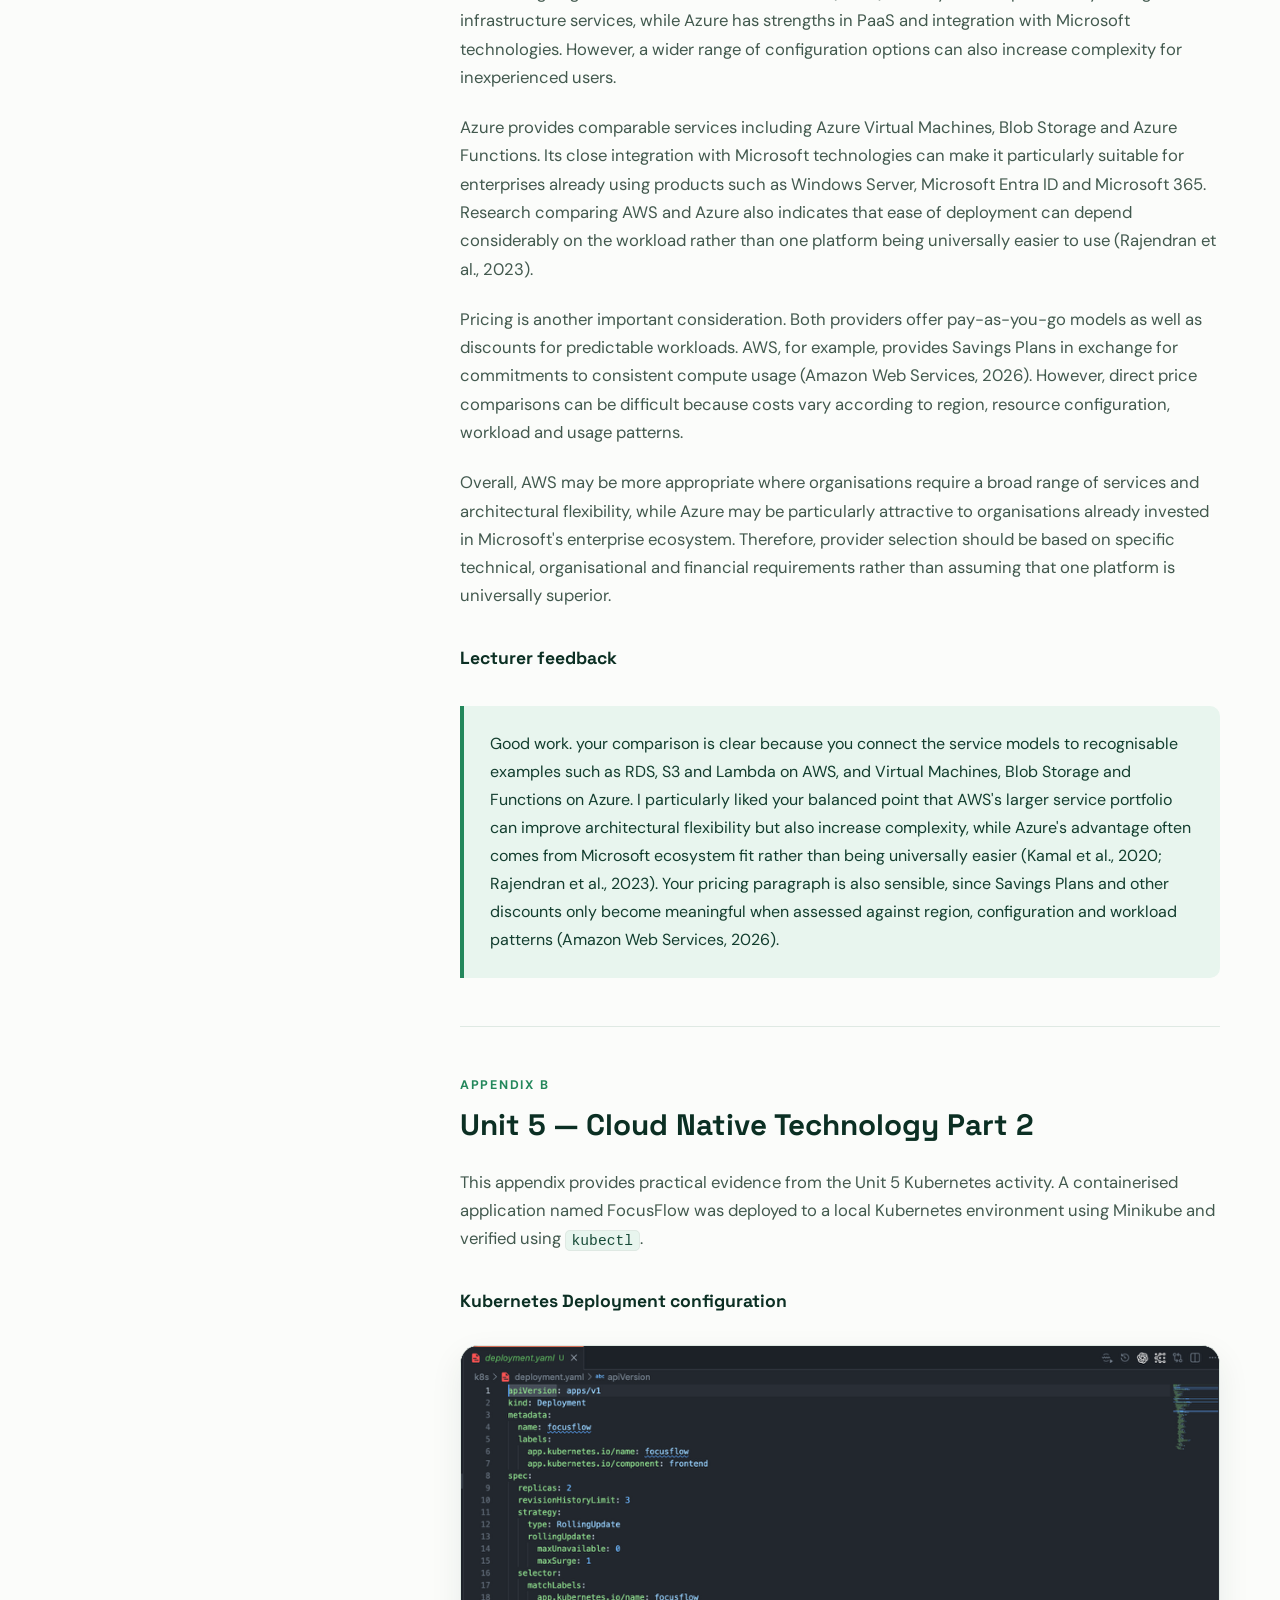
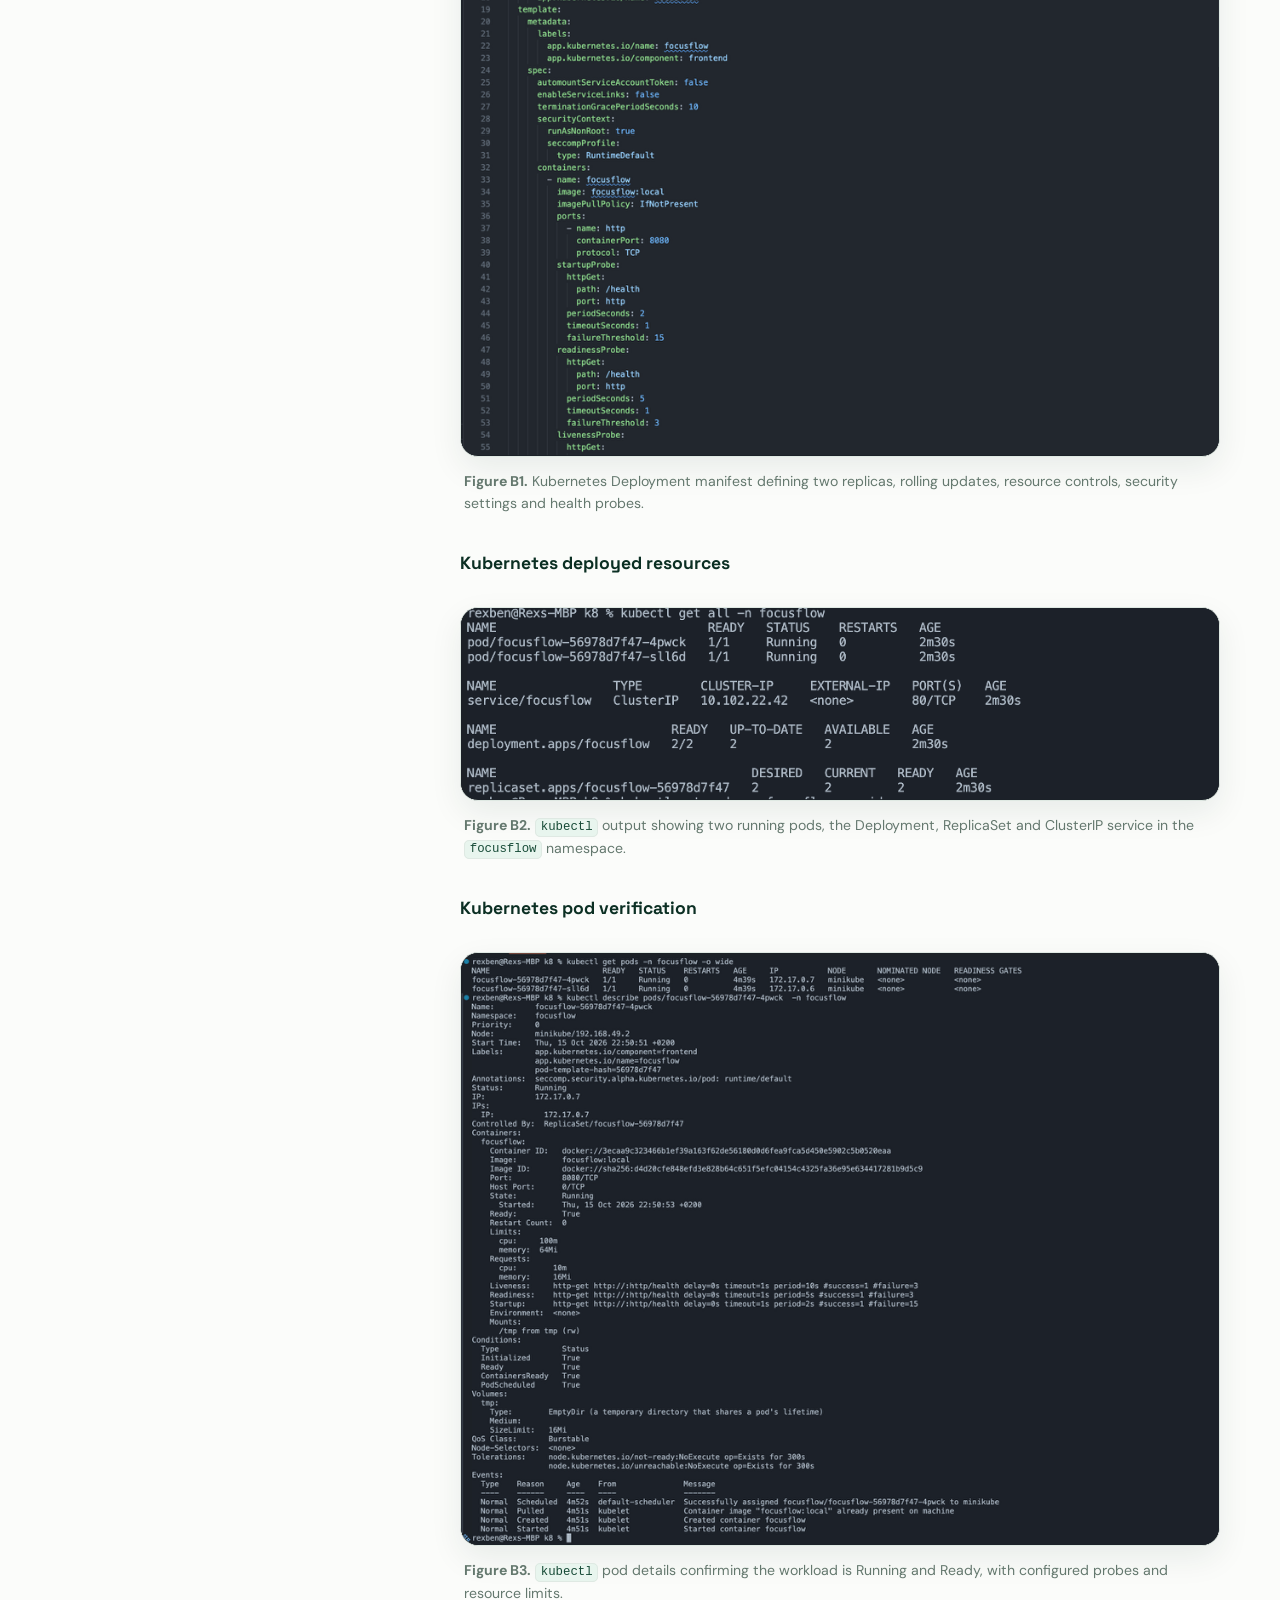
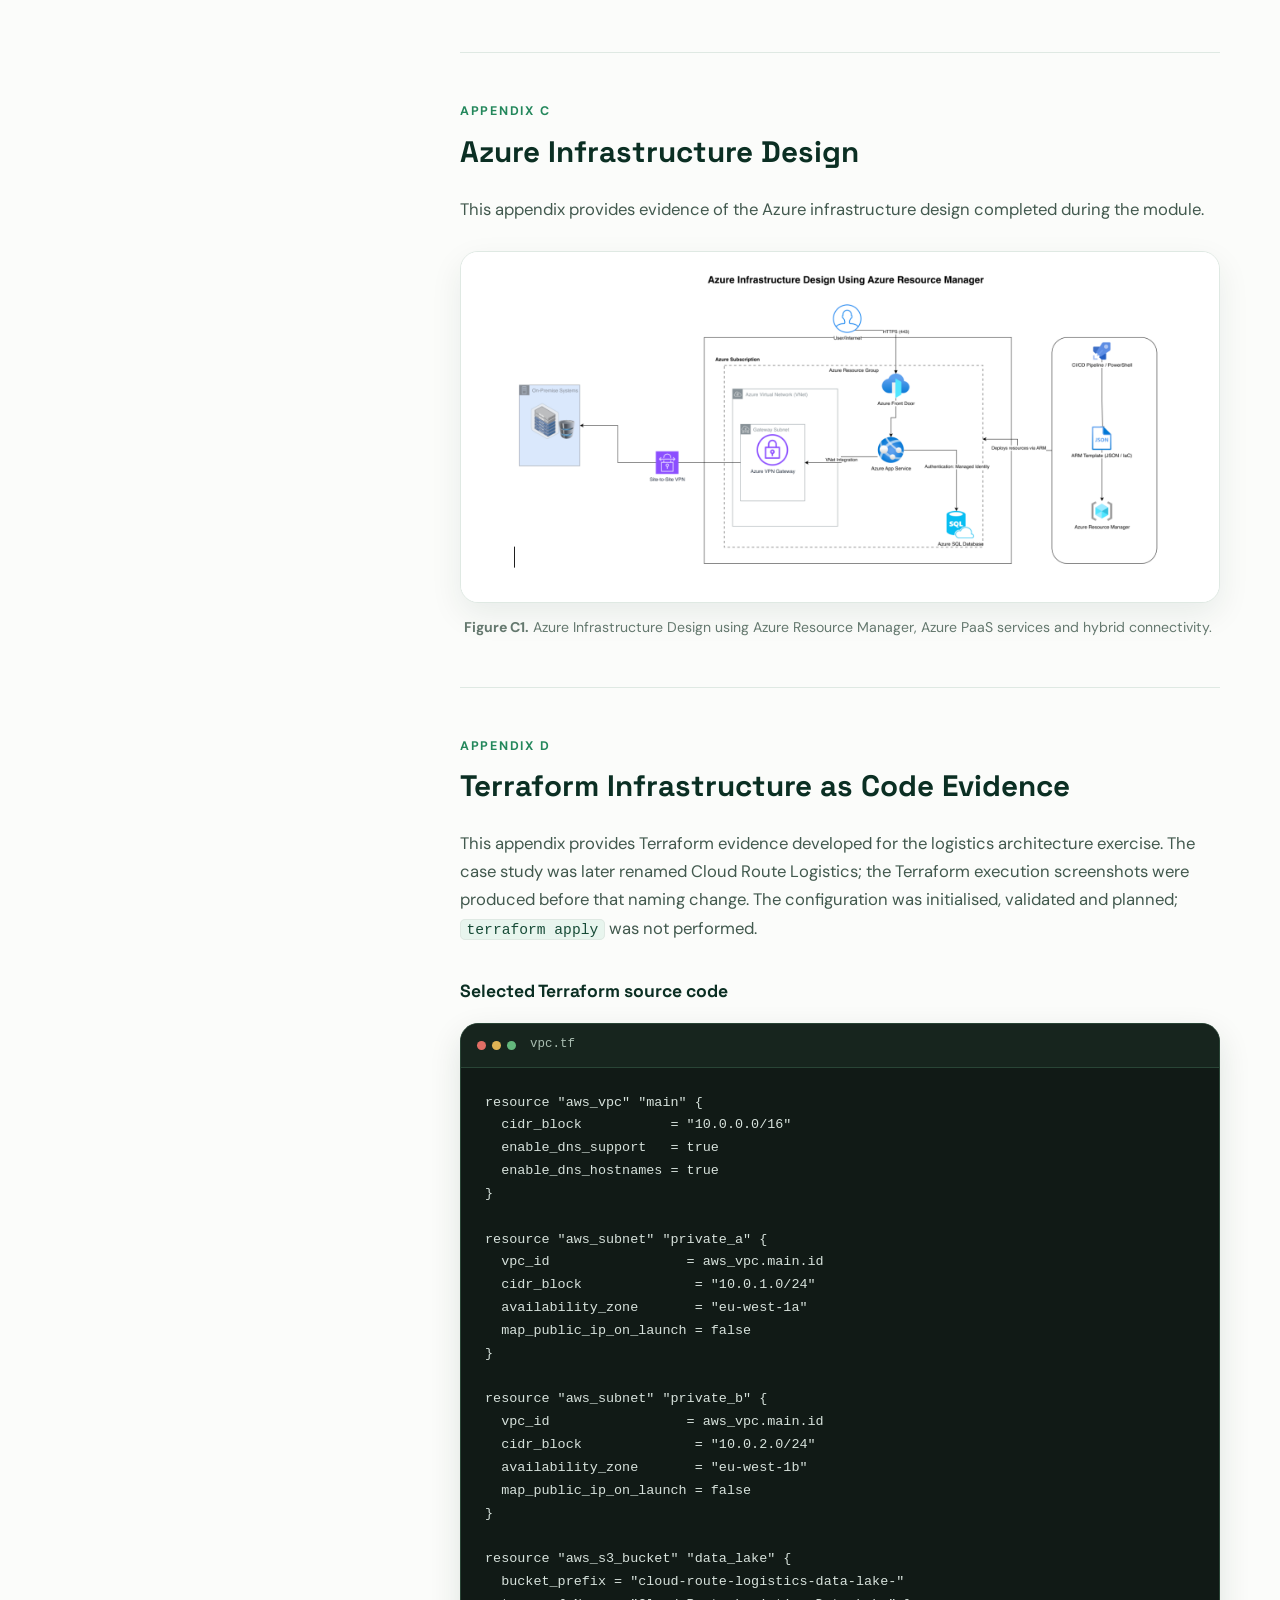
<file: cloud-computing.html>
<!DOCTYPE html>
<html lang="en">

<head>
  <meta charset="UTF-8">
  <meta name="viewport" content="width=device-width, initial-scale=1.0">
  <meta name="description"
    content="Benjamin Ajewole's reflective Cloud Computing e-portfolio, covering service models, Kubernetes, edge computing, Infrastructure as Code, serverless systems, AI and industry application.">
  <meta name="color-scheme" content="light dark">
  <title>Cloud Computing | Benjamin Ajewole E-Portfolio</title>
  <script>
    const savedTheme = localStorage.getItem("theme");
    document.documentElement.dataset.theme = savedTheme ||
      (window.matchMedia("(prefers-color-scheme: dark)").matches ? "dark" : "light");
  </script>
  <link rel="preconnect" href="https://fonts.googleapis.com">
  <link rel="preconnect" href="https://fonts.gstatic.com" crossorigin>
  <link
    href="https://fonts.googleapis.com/css2?family=DM+Sans:wght@400;500;600;700&amp;family=Space+Grotesk:wght@500;600;700&amp;display=swap"
    rel="stylesheet">
  <link rel="stylesheet" href="styles.css?v=20261018-1">
</head>

<body class="article-page">
  <div class="scroll-progress" aria-hidden="true"></div>
  <a class="skip-link" href="#main-content">Skip to main content</a>

  <header class="site-header">
    <div class="container nav-wrap">
      <a class="brand" href="index.html#home" aria-label="Benjamin Ajewole portfolio home">
        <span class="brand-mark">BA</span>
        <span>Benjamin Ajewole</span>
      </a>

      <nav aria-label="Primary navigation">
        <ul class="nav-links">
          <li><a href="index.html#about">About</a></li>
          <li><a href="index.html#programme" aria-current="page">MSc Journey</a></li>
          <li><a href="index.html#projects">Projects</a></li>
          <li><a href="index.html#reflection">Reflection</a></li>
        </ul>
      </nav>
      <button class="theme-toggle" type="button" aria-label="Switch to dark mode" title="Switch to dark mode">
        <span class="theme-icon theme-icon-light" aria-hidden="true">☀</span>
        <span class="theme-icon theme-icon-dark" aria-hidden="true">☾</span>
      </button>
    </div>
  </header>

  <main id="main-content">
    <header class="article-hero">
      <div class="container article-hero-inner">
        <a class="back-link" href="index.html#programme"><span aria-hidden="true">←</span> MSc journey</a>
        <p class="eyebrow">Reflective e-Portfolio</p>
        <h1>Cloud Computing</h1>
        <p class="article-lead">
          A critical reflection on cloud architecture, practical deployment and applying service models,
          cloud-native technology, Infrastructure as Code, serverless, edge and AI concepts to industry.
        </p>
        <ul class="hero-tags" aria-label="Topics covered">
          <li>Cloud-native</li>
          <li>Kubernetes</li>
          <li>Infrastructure as Code</li>
          <li>Serverless</li>
          <li>Edge &amp; AI</li>
        </ul>
      </div>
    </header>

    <div class="container article-layout">
      <aside class="article-sidebar">
        <nav class="contents-card" aria-label="Page contents">
          <p class="contents-title">On this page</p>
          <ol>
            <li><a href="#introduction">Introduction</a></li>
            <li>
              <a href="#weekly-reflections">Weekly reflections</a>
              <ol>
                <li><a href="#cloud-fundamentals">Unit 1 · Cloud fundamentals</a></li>
                <li><a href="#cloud-native">Unit 5 · Cloud native</a></li>
                <li><a href="#hybrid-fog-edge">Unit 6 · Hybrid, fog &amp; edge</a></li>
                <li><a href="#serverless-computing">Unit 10 · Serverless</a></li>
                <li><a href="#ai-cloud">Unit 11 · AI &amp; cloud</a></li>
              </ol>
            </li>
            <li><a href="#skills-development">Skills development</a></li>
            <li><a href="#industry-application">Industry application</a></li>
            <li><a href="#future-learning">Future learning</a></li>
            <li><a href="#conclusion">Conclusion</a></li>
            <li><a href="#references">References</a></li>
            <li><a href="#appendices">Appendices</a></li>
          </ol>
        </nav>
      </aside>

      <article class="longform">
        <section id="introduction" class="article-section">
          <h2>Introduction</h2>
          <p>
            Cloud computing has changed how organisations build, deploy and manage applications. Instead of relying
            only on physical infrastructure, organisations can select managed services according to workload, control
            and cost requirements. NIST distinguishes Infrastructure as a Service (IaaS), Platform as a Service (PaaS)
            and Software as a Service (SaaS), together with public, private, community and hybrid deployment models
            (Mell and Grance, 2011). During this module, I explored these concepts through discussion activities,
            cloud-native deployment, Infrastructure as Code (IaC), serverless computing and architecture design. The
            practical activities were useful because they allowed me to compare what a technology promises with the
            effort required to configure, deploy and operate it.
          </p>
          <p>
            The main change in my thinking is that cloud architecture is not simply about choosing services. Decisions
            about scalability, portability, security, cost and operational responsibility are connected, and improving
            one area can introduce trade-offs elsewhere (Gupta, 2024). This e-Portfolio reflects on selected learning
            across the module and links those reflections to practical evidence in the appendices.
          </p>
        </section>

        <section id="weekly-reflections" class="article-section">
          <h2>Weekly Reflections</h2>

          <section id="cloud-fundamentals" class="reflection-block">
            <h3>Unit 1: Cloud Fundamentals and Service Models</h3>
            <p>
              Unit 1 revisited IaaS, PaaS and SaaS, but the most useful part for me was comparing AWS and Microsoft Azure
              in a discussion-board activity (see <a href="#appendix-a">Appendix A</a>). I compared services, ecosystem
              fit, flexibility and pricing rather than treating the providers as interchangeable. Kamal et al. (2020)
              identify differences in provider strengths, while Rajendran et al. (2023) show that deployment suitability
              depends on workload characteristics.
            </p>
            <p>
              The exercise reinforced that a larger service catalogue does not automatically make a provider better.
              AWS can offer broad architectural choice, but that choice can increase configuration complexity. Azure
              can be attractive to organisations already using Microsoft technologies, but ecosystem integration can
              also increase dependency on one provider. The lecturer feedback on my post reinforced this balanced
              approach. My main lesson was that provider and service-model selection should begin with workload and
              organisational requirements rather than brand preference.
            </p>
          </section>

          <section id="cloud-native" class="reflection-block">
            <h3>Unit 5: Cloud Native Technology Part 2</h3>
            <p>
              Unit 5 focused on the 12-Factor App methodology and Kubernetes. The 12-Factor principles encouraged me to
              think about cloud-native design beyond simply packaging an application in a container. Separating
              configuration from code, treating backing services as attached resources and designing replaceable
              processes all make applications easier to deploy and scale across environments (Wiggins, 2017).
            </p>
            <p>
              I applied the Kubernetes part practically by deploying a containerised application called FocusFlow to
              Minikube (see <a href="#appendix-b">Appendix B</a>). The deployment used two replicas, a rolling-update
              strategy, CPU and memory requests and limits, and startup, readiness and liveness probes. I then used
              <code class="inline-code">kubectl</code> to confirm that the pods, ReplicaSet, Deployment and ClusterIP
              service were running correctly. Kubernetes provides orchestration capabilities for containerised
              workloads, but the additional scheduling, health-checking and configuration mechanisms also increase
              operational complexity (Burns et al., 2016).
            </p>
            <p>
              This exercise made the trade-off clearer to me. Kubernetes can improve repeatability, health management
              and scaling, but it should not be introduced merely because containers are being used. The workload must
              justify the extra platform complexity, and the team must also be able to operate the orchestration layer
              reliably.
            </p>
          </section>

          <section id="hybrid-fog-edge" class="reflection-block">
            <h3>Unit 6: Hybrid Cloud Solutions (Hybrid, Fog, Edge Computing)</h3>
            <p>
              Hybrid, fog and edge computing changed how I think about workload placement. Centralised cloud
              infrastructure provides scalable compute and storage, but sending all data to a distant cloud region may
              be inefficient for latency-sensitive systems. Gupta et al. (2017) show how fog computing moves some
              processing closer to the edge to reduce latency and network congestion. Zheng et al. (2024) similarly
              demonstrate the value of nearby data placement in vehicular networks.
            </p>
            <p>
              The important lesson is that edge computing does not replace the cloud. It changes where particular
              responsibilities are placed. Local processing may improve responsiveness, while the cloud remains useful
              for aggregation, storage and large-scale analysis. The disadvantage is a more distributed operational
              model with additional networking, security, monitoring and consistency concerns. I therefore see edge
              architecture as a performance trade-off, not an automatic upgrade over centralised cloud processing.
            </p>
          </section>

          <section id="serverless-computing" class="reflection-block">
            <h3>Unit 10: Advanced Cloud Technologies: Serverless Computing</h3>
            <p>
              Unit 10 focused on serverless computing through technologies such as AWS Lambda and Azure Functions.
              Serverless can support event-driven workloads, automatic scaling and consumption-based charging while
              reducing the amount of infrastructure a development team must manage (Kumar and Mahendrakar, 2019).
              However, Toosi et al. (2025) identify limitations including cold starts, state management, debugging and
              security, and Ni et al. (2024) show that security risks still exist across several serverless layers.
            </p>
            <p>
              I applied the unit practically by defining and deploying a simple AWS Lambda function using AWS CDK (see
              <a href="#appendix-f">Appendix F</a>). The CDK deployment created a CloudFormation stack and Lambda
              resource, and I then invoked the function successfully from the AWS console. This provided evidence across
              definition, deployment, provisioning and functional testing.
            </p>
            <p>
              The exercise reinforced that serverless does not mean responsibility-free. AWS manages the underlying
              servers, but I still had to define runtime settings, permissions, deployment configuration and tests. The
              operational responsibility is reduced and shifted rather than removed.
            </p>
          </section>

          <section id="ai-cloud" class="reflection-block">
            <h3>Unit 11: AI and Cloud Computing</h3>
            <p>
              The later part of the module also considered the growing role of AI in cloud environments. Cloud platforms
              make AI capabilities easier to adopt by providing scalable compute, storage and managed AI services. Gupta
              (2024) discusses the use of AI and machine learning for automation, anomaly detection, predictive analysis
              and data-driven decision-making.
            </p>
            <p>
              What became clearer to me is that using AI in the cloud is not simply a matter of selecting an AI service.
              The quality and usefulness of the result depend on the data available, while privacy, security, cost,
              monitoring and governance also need to be considered. Managed AI services can reduce the effort required
              to build infrastructure, but they may also increase dependency on provider-specific platforms, which
              creates similar portability concerns to other managed cloud services (Opara-Martins, Sahandi and Tian,
              2016).
            </p>
            <p>
              The logistics examples also showed how AI can provide practical value. Nowacki and Wierzbic (2024)
              demonstrate how operational data can support transport demand planning. However, this value depends on
              having reliable data and a clearly defined business problem.
            </p>
            <p>
              The main lesson for me was that AI should be treated as an architectural decision rather than an optional
              feature added because the technology is available. I would first define the problem, evaluate whether AI
              provides measurable value, and then consider the data, cost, security and operational implications before
              adopting it.
            </p>
          </section>
        </section>

        <section id="skills-development" class="article-section">
          <h2>Skills Development</h2>
          <p>
            The module strengthened my practical skills in cloud-native deployment and Infrastructure as Code. In Unit
            5, I configured a Kubernetes Deployment with replicas, rolling updates, health probes, security settings and
            resource controls, then verified the running workload with <code class="inline-code">kubectl</code> (see
            <a href="#appendix-b">Appendix B</a>). This moved the activity beyond container packaging into deployment
            and operational verification.
          </p>
          <p>
            The Terraform work developed a different skill: describing infrastructure declaratively and validating a
            proposed AWS environment before deployment (see <a href="#appendix-d">Appendix D</a>). Unit 10 then
            provided stronger end-to-end implementation evidence because I used AWS CDK to define a Lambda function,
            deployed the stack through CloudFormation and tested the function successfully (see
            <a href="#appendix-f">Appendix F</a>).
          </p>
          <p>
            Using Kubernetes, Terraform and CDK in the same module helped me compare their purposes more clearly.
            Kubernetes manages containerised workloads, Terraform focuses on infrastructure provisioning across
            providers, while CDK allows infrastructure to be expressed using programming languages and synthesised into
            provider-specific templates.
          </p>
          <p>
            I also developed my Infrastructure as Code skills through Azure Resource Manager and Terraform. The Azure
            design exercise demonstrated how PaaS services and hybrid connectivity could be represented as
            infrastructure architecture (see <a href="#appendix-c">Appendix C</a>), while the Terraform activity gave
            me practical experience of defining, validating and planning AWS infrastructure changes (see
            <a href="#appendix-d">Appendix D</a>).
          </p>
          <p>
            The main skill I developed was not simply using each tool, but deciding what evidence is needed to show that
            something has been designed, configured, validated, deployed and tested. This distinction is important
            operationally because a successful configuration check does not prove that a service has been deployed
            correctly, while a successful deployment does not prove that the workload behaves correctly under real use.
          </p>
        </section>

        <section id="industry-application" class="article-section">
          <h2>Application to Industry</h2>
          <p>
            I applied the module to Cloud Route Logistics, a hypothetical logistics company that needs scalable customer
            services while retaining existing operational systems (see <a href="#appendix-e">Appendix E</a>). Logistics
            workloads are a useful example because shipment volumes change, customers expect real-time visibility, and
            warehouse or transport systems may be expensive or risky to replace.
          </p>
          <p>
            A hybrid strategy therefore remains appropriate, but reviewing the Cloud Route Logistics design made me
            recognise that implementation should be phased rather than treated as a single migration. I would begin with
            relatively independent customer-facing services such as tracking, shipping labels and scheduling while
            retaining the existing Warehouse Management System (WMS) and Transport Management System (TMS). The next
            stage would introduce reliable event integration and centralised operational data, with analytics or AI
            capabilities added only after the underlying data flows and controls were stable. This staged approach is
            consistent with the AWS Cloud Adoption Framework, which recommends iteratively developing a cloud
            transformation roadmap while managing organisational and technical risk (Amazon Web Services, 2022).
          </p>
          <p>
            Governance should also be introduced alongside the technical migration rather than after deployment. For
            Cloud Route Logistics, this would include clear ownership of cloud services, resource tagging, cost
            monitoring, identity and access controls, logging and security policies. Each migration stage should also
            have measurable exit criteria, such as acceptable response time, error rate, availability and cost, before
            additional workloads are moved. AWS identifies governance, cloud financial management and risk management
            as important capabilities for coordinating cloud initiatives and reducing transformation-related risk
            (Amazon Web Services, 2022).
          </p>
          <p>
            Research also supports the potential value of more advanced cloud capabilities in logistics. Nowacki and
            Wierzbic (2024) show how AI can support transport demand planning, while Peng et al. (2024) demonstrate how
            cloud-edge approaches can adapt delivery routes in response to changing conditions. However, these
            technologies depend on reliable operational data and integration. Introducing AI or edge processing before
            those foundations are stable could increase complexity without delivering the expected business value.
          </p>
          <p>
            The main lesson for me is that cloud adoption should be driven by business need, risk and measurable
            evidence rather than by the availability of new technologies. A technically advanced architecture is not
            necessarily a better architecture if the organisation cannot operate, govern or justify its additional
            complexity.
          </p>
        </section>

        <section id="future-learning" class="article-section">
          <h2>Future Learning Goals</h2>
          <p>
            My future learning will focus on applying the technologies from this module in practical situations rather
            than only studying them theoretically.
          </p>
          <p>
            First, by January 2027, I plan to develop a reusable Terraform module and integrate
            <code class="inline-code">terraform fmt</code>, <code class="inline-code">terraform validate</code> and
            <code class="inline-code">terraform plan</code> into a CI/CD pipeline. I intend to use this either within an
            appropriate professional project or one of my own side projects. I will consider the goal successful when
            the same module can be used across at least two environments and passes the automated validation process.
          </p>
          <p>
            Second, by March 2027, I plan to compare a serverless implementation with a container-based implementation of
            the same small workload. I can apply this through a side project or, where appropriate, a work-based proof of
            concept. I will compare deployment effort, response time, operational responsibility, cost and testing
            requirements. This will extend the practical experience I gained with Kubernetes in Unit 5 and AWS Lambda in
            Unit 10.
          </p>
          <p>
            Finally, by June 2027, I plan to develop a small cloud-based AI feature, either as part of a side project or
            where suitable within my professional work. The aim will be to solve a clearly defined problem rather than
            simply demonstrate the technology. I will evaluate the implementation using factors such as response
            quality, latency, cost, privacy and operational complexity.
          </p>
          <p>
            These goals will allow me to apply the module learning in realistic environments and develop stronger
            evidence for future architectural decisions.
          </p>
        </section>

        <section id="conclusion" class="article-section">
          <h2>Conclusion</h2>
          <p>
            This module strengthened my ability to evaluate cloud technologies rather than treating adoption as
            automatically beneficial. Across service models, Kubernetes, Infrastructure as Code, edge computing and
            serverless computing, the same pattern appeared: a technology can reduce one type of complexity while
            introducing another.
          </p>
          <p>
            The practical work also improved how I evaluate technical evidence. A diagram demonstrates design,
            validation demonstrates configuration quality, deployment proves resource creation, and testing provides
            evidence that the deployed service works.
          </p>
          <p>
            Going forward, I would begin with workload and business requirements, select the simplest architecture that
            meets them, and use measurable evidence to justify further complexity. This approach is more sustainable than
            selecting technologies first and then trying to fit the workload around them.
          </p>
        </section>

        <section id="references" class="article-section references-section">
          <h2>References</h2>
          <div class="reference-list">
            <p id="reference-aws-caf-2022">
              Amazon Web Services (2022) <em>AWS Cloud Adoption Framework: Governance Perspective</em>.
              <a href="https://docs.aws.amazon.com/whitepapers/latest/aws-caf-governance-perspective/aws-caf-governance-perspective.html"
                target="_blank" rel="noopener noreferrer">View publication<span class="visually-hidden"> (opens in a
                  new tab)</span></a> (Accessed: 18 October 2026).
            </p>
            <p id="reference-aws-savings-plans-2026">
              Amazon Web Services (2026) <em>What are Savings Plans?</em>
              <a href="https://docs.aws.amazon.com/savingsplans/latest/userguide/what-is-savings-plans.html"
                target="_blank" rel="noopener noreferrer">View publication<span class="visually-hidden"> (opens in a
                  new tab)</span></a> (Accessed: 7 August 2026).
            </p>
            <p id="reference-burns-et-al-2016">
              Burns, B., Grant, B., Oppenheimer, D., Brewer, E. and Wilkes, J. (2016) ‘Borg, Omega, and Kubernetes’,
              <em>Communications of the ACM</em>, 59(5), pp. 50–57.
              <a href="https://doi.org/10.1145/2890784" target="_blank"
                rel="noopener noreferrer">https://doi.org/10.1145/2890784<span class="visually-hidden"> (opens in a new
                  tab)</span></a>.
            </p>
            <p id="reference-gupta-2024">
              Gupta, D. (2024) <em>The Cloud Computing Journey: Design and deploy resilient and secure multi-cloud
                systems with practical guidance</em>. Birmingham: Packt Publishing.
              <a href="https://www.packtpub.com/en-us/product/the-cloud-computing-journey-9781805122289" target="_blank"
                rel="noopener noreferrer">View publication<span class="visually-hidden"> (opens in a new
                  tab)</span></a> (Accessed: 16 October 2026).
            </p>
            <p id="reference-gupta-et-al-2017">
              Gupta, H., Vahid Dastjerdi, A., Ghosh, S.K. and Buyya, R. (2017) ‘iFogSim: A toolkit for modeling and
              simulation of resource management techniques in the Internet of Things, Edge and Fog computing
              environments’, <em>Software: Practice and Experience</em>, 47(9), pp. 1275–1296.
              <a href="https://doi.org/10.1002/spe.2509" target="_blank"
                rel="noopener noreferrer">https://doi.org/10.1002/spe.2509<span class="visually-hidden"> (opens in a new
                  tab)</span></a>.
            </p>
            <p id="reference-kamal-et-al-2020">
              Kamal, M.A., Raza, H.W., Alam, M.M. and Su’ud, M.M. (2020) ‘Highlight the features of AWS, GCP and
              Microsoft Azure that have an impact when choosing a cloud service provider’, <em>International Journal of
                Recent Technology and Engineering</em>, 8(5), pp. 4124–4132.
              <a href="https://doi.org/10.35940/ijrte.D8573.018520" target="_blank"
                rel="noopener noreferrer">https://doi.org/10.35940/ijrte.D8573.018520<span class="visually-hidden">
                  (opens in a new tab)</span></a>.
            </p>
            <p id="reference-kumar-mahendrakar-2019">
              Kumar, A. and Mahendrakar, S. (2019) <em>Serverless Integration Design Patterns with Azure: Build powerful
                cloud solutions that sustain next-generation products</em>. Birmingham: Packt Publishing.
              <a href="https://www.packtpub.com/en-us/product/serverless-integration-design-patterns-with-azure-9781788399234"
                target="_blank" rel="noopener noreferrer">View publication<span class="visually-hidden"> (opens in a new
                  tab)</span></a> (Accessed: 16 October 2026).
            </p>
            <p id="reference-mell-grance-2011">
              Mell, P. and Grance, T. (2011) <em>The NIST Definition of Cloud Computing</em>. NIST Special Publication
              800-145. Gaithersburg, MD: National Institute of Standards and Technology.
              <a href="https://doi.org/10.6028/NIST.SP.800-145" target="_blank"
                rel="noopener noreferrer">https://doi.org/10.6028/NIST.SP.800-145<span class="visually-hidden"> (opens
                  in a new tab)</span></a>.
            </p>
            <p id="reference-ni-et-al-2024">
              Ni, K., Mondal, S.K., Kabir, H.M.D., Tan, T. and Dai, H-N. (2024) ‘Toward security quantification of
              serverless computing’, <em>Journal of Cloud Computing</em>, 13, article 140.
              <a href="https://doi.org/10.1186/s13677-024-00703-y" target="_blank"
                rel="noopener noreferrer">https://doi.org/10.1186/s13677-024-00703-y<span class="visually-hidden">
                  (opens in a new tab)</span></a>.
            </p>
            <p id="reference-nowacki-wierzbic-2024">
              Nowacki, K. and Wierzbic, A. (2024) ‘Utilizing artificial intelligence in transport demand planning for a
              company providing logistics services in the trade industry’, <em>Procedia Computer Science</em>, 246,
              pp. 5575–5584.
              <a href="https://doi.org/10.1016/j.procs.2024.09.712" target="_blank"
                rel="noopener noreferrer">https://doi.org/10.1016/j.procs.2024.09.712<span class="visually-hidden">
                  (opens in a new tab)</span></a>.
            </p>
            <p id="reference-opara-martins-et-al-2016">
              Opara-Martins, J., Sahandi, R. and Tian, F. (2016) ‘Critical analysis of vendor lock-in and its impact on
              cloud computing migration: a business perspective’, <em>Journal of Cloud Computing</em>, 5, article 4.
              <a href="https://doi.org/10.1186/s13677-016-0054-z" target="_blank"
                rel="noopener noreferrer">https://doi.org/10.1186/s13677-016-0054-z<span class="visually-hidden"> (opens
                  in a new tab)</span></a>.
            </p>
            <p id="reference-peng-et-al-2024">
              Peng, G., Wen, Y., Dou, W., Li, T., Xu, X. and Ye, Q. (2024) ‘Edge intelligence empowered delivery route
              planning for handling changes in uncertain supply chain environment’, <em>Journal of Cloud Computing</em>,
              13, article 69.
              <a href="https://doi.org/10.1186/s13677-024-00613-z" target="_blank"
                rel="noopener noreferrer">https://doi.org/10.1186/s13677-024-00613-z<span class="visually-hidden">
                  (opens in a new tab)</span></a>.
            </p>
            <p id="reference-rajendran-et-al-2023">
              Rajendran, P., Maloo, S., Mitra, R., Chanchal, A. and Aburukba, R. (2023) ‘Comparison of cloud-computing
              providers for deployment of object-detection deep learning models’, <em>Applied Sciences</em>, 13(23),
              article 12577.
              <a href="https://doi.org/10.3390/app132312577" target="_blank"
                rel="noopener noreferrer">https://doi.org/10.3390/app132312577<span class="visually-hidden"> (opens in
                  a new tab)</span></a>.
            </p>
            <p id="reference-toosi-et-al-2025">
              Toosi, A.N., Javadi, B., Iosup, A., Smirni, E. and Dustdar, S. (2025) ‘Serverless computing for
              next-generation application development’, <em>Future Generation Computer Systems</em>, 164, article
              107573.
              <a href="https://doi.org/10.1016/j.future.2024.107573" target="_blank"
                rel="noopener noreferrer">https://doi.org/10.1016/j.future.2024.107573<span class="visually-hidden">
                  (opens in a new tab)</span></a>.
            </p>
            <p id="reference-wiggins-2017">
              Wiggins, A. (2017) <em>The Twelve-Factor App</em>.
              <a href="https://12factor.net/" target="_blank" rel="noopener noreferrer">https://12factor.net/<span
                  class="visually-hidden"> (opens in a new tab)</span></a> (Accessed: 18 October 2026).
            </p>
            <p id="reference-zheng-et-al-2024">
              Zheng, Y., Chen, Y., Tan, C., Yang, Y., Shu, C. and Chen, L. (2024) ‘Optimization model for vehicular
              network data queries in edge environments’, <em>Journal of Cloud Computing</em>, 13, article 145.
              <a href="https://doi.org/10.1186/s13677-024-00705-w" target="_blank"
                rel="noopener noreferrer">https://doi.org/10.1186/s13677-024-00705-w<span class="visually-hidden">
                  (opens in a new tab)</span></a>.
            </p>
          </div>
        </section>

        <section id="appendices" class="article-section appendices-section">
          <h2>Appendices</h2>

          <section id="appendix-a" class="appendix-block">
            <p class="subsection-number">Appendix A</p>
            <h3>Unit 1 Discussion — Comparing AWS and Microsoft Azure Service Models</h3>
            <p>
              This appendix reproduces my Unit 1 discussion-board contribution and the lecturer feedback received. The
              lecturer salutation has been removed from the feedback for anonymity.
            </p>
            <h4>Discussion-board contribution</h4>
            <p>
              Amazon Web Services (AWS) and Microsoft Azure are major cloud providers offering Infrastructure as a
              Service (IaaS), Platform as a Service (PaaS) and serverless computing. Although their core services are
              comparable, they differ in flexibility, ease of use, pricing and suitability for particular workloads.
            </p>
            <p>
              AWS provides a broad range of services across compute, storage, databases and application development.
              Examples include RDS for database service, S3 for object storage and Lambda for serverless computing. This
              wide service portfolio provides organisations with considerable flexibility when designing cloud
              architectures. Kamal et al. (2020) identify AWS as particularly strong in infrastructure services, while
              Azure has strengths in PaaS and integration with Microsoft technologies. However, a wider range of
              configuration options can also increase complexity for inexperienced users.
            </p>
            <p>
              Azure provides comparable services including Azure Virtual Machines, Blob Storage and Azure Functions.
              Its close integration with Microsoft technologies can make it particularly suitable for enterprises
              already using products such as Windows Server, Microsoft Entra ID and Microsoft 365. Research comparing
              AWS and Azure also indicates that ease of deployment can depend considerably on the workload rather than
              one platform being universally easier to use (Rajendran et al., 2023).
            </p>
            <p>
              Pricing is another important consideration. Both providers offer pay-as-you-go models as well as discounts
              for predictable workloads. AWS, for example, provides Savings Plans in exchange for commitments to
              consistent compute usage (Amazon Web Services, 2026). However, direct price comparisons can be difficult
              because costs vary according to region, resource configuration, workload and usage patterns.
            </p>
            <p>
              Overall, AWS may be more appropriate where organisations require a broad range of services and
              architectural flexibility, while Azure may be particularly attractive to organisations already invested
              in Microsoft's enterprise ecosystem. Therefore, provider selection should be based on specific technical,
              organisational and financial requirements rather than assuming that one platform is universally superior.
            </p>
            <h4>Lecturer feedback</h4>
            <blockquote class="feedback-quote">
              Good work. your comparison is clear because you connect the service models to recognisable examples such
              as RDS, S3 and Lambda on AWS, and Virtual Machines, Blob Storage and Functions on Azure. I particularly
              liked your balanced point that AWS's larger service portfolio can improve architectural flexibility but
              also increase complexity, while Azure's advantage often comes from Microsoft ecosystem fit rather than
              being universally easier (Kamal et al., 2020; Rajendran et al., 2023). Your pricing paragraph is also
              sensible, since Savings Plans and other discounts only become meaningful when assessed against region,
              configuration and workload patterns (Amazon Web Services, 2026).
            </blockquote>
          </section>

          <section id="appendix-b" class="appendix-block">
            <p class="subsection-number">Appendix B</p>
            <h3>Unit 5 — Cloud Native Technology Part 2</h3>
            <p>
              This appendix provides practical evidence from the Unit 5 Kubernetes activity. A containerised application
              named FocusFlow was deployed to a local Kubernetes environment using Minikube and verified using
              <code class="inline-code">kubectl</code>.
            </p>
            <h4>Kubernetes Deployment configuration</h4>
            <figure class="evidence-figure">
              <a class="evidence-image-link evidence-image-link-dark" href="focusflow-deployment.png" target="_blank"
                rel="noopener noreferrer">
                <img class="evidence-image" src="focusflow-deployment.png" width="890" height="834" loading="lazy"
                  decoding="async"
                  alt="FocusFlow Kubernetes Deployment manifest showing two replicas, rolling-update settings, security controls, container configuration and startup, readiness and liveness probes.">
                <span class="visually-hidden">Open full-size FocusFlow Kubernetes Deployment manifest in a new
                  tab</span>
              </a>
              <figcaption><strong>Figure B1.</strong> Kubernetes Deployment manifest defining two replicas, rolling
                updates, resource controls, security settings and health probes.</figcaption>
            </figure>
            <h4>Kubernetes deployed resources</h4>
            <figure class="evidence-figure">
              <a class="evidence-image-link evidence-image-link-dark" href="focusflow-resources.png" target="_blank"
                rel="noopener noreferrer">
                <img class="evidence-image" src="focusflow-resources.png" width="890" height="226" loading="lazy"
                  decoding="async"
                  alt="Terminal output from kubectl get all in the focusflow namespace showing two Running pods, a ClusterIP service, an available Deployment and its ReplicaSet.">
                <span class="visually-hidden">Open full-size FocusFlow deployed resources screenshot in a new
                  tab</span>
              </a>
              <figcaption><strong>Figure B2.</strong> <code class="inline-code">kubectl</code> output showing two running
                pods, the Deployment, ReplicaSet and ClusterIP service in the <code class="inline-code">focusflow</code>
                namespace.</figcaption>
            </figure>
            <h4>Kubernetes pod verification</h4>
            <figure class="evidence-figure">
              <a class="evidence-image-link evidence-image-link-dark" href="focusflow-pod-verification.png"
                target="_blank" rel="noopener noreferrer">
                <img class="evidence-image" src="focusflow-pod-verification.png" width="890" height="696"
                  loading="lazy" decoding="async"
                  alt="Terminal output showing two Running and Ready FocusFlow pods followed by detailed pod status, resource requests and limits, health probes, conditions and events.">
                <span class="visually-hidden">Open full-size FocusFlow pod verification screenshot in a new tab</span>
              </a>
              <figcaption><strong>Figure B3.</strong> <code class="inline-code">kubectl</code> pod details confirming the
                workload is Running and Ready, with configured probes and resource limits.</figcaption>
            </figure>
          </section>

          <section id="appendix-c" class="appendix-block">
            <p class="subsection-number">Appendix C</p>
            <h3>Azure Infrastructure Design</h3>
            <p>This appendix provides evidence of the Azure infrastructure design completed during the module.</p>
            <figure class="evidence-figure">
              <a class="evidence-image-link" href="arm.png" target="_blank" rel="noopener noreferrer">
                <img class="evidence-image" src="arm.png" width="1832" height="846" loading="lazy" decoding="async"
                  alt="Azure architecture showing Front Door, App Service, SQL Database and a VPN connection to on-premises systems, with ARM deployment through a CI/CD pipeline.">
                <span class="visually-hidden">Open full-size Azure infrastructure diagram in a new tab</span>
              </a>
              <figcaption><strong>Figure C1.</strong> Azure Infrastructure Design using Azure Resource Manager, Azure
                PaaS services and hybrid connectivity.</figcaption>
            </figure>
          </section>

          <section id="appendix-d" class="appendix-block">
            <p class="subsection-number">Appendix D</p>
            <h3>Terraform Infrastructure as Code Evidence</h3>
            <p>
              This appendix provides Terraform evidence developed for the logistics architecture exercise. The case
              study was later renamed Cloud Route Logistics; the Terraform execution screenshots were produced before
              that naming change. The configuration was initialised, validated and planned;
              <code class="inline-code">terraform apply</code> was not performed.
            </p>
            <h4>Selected Terraform source code</h4>
            <figure class="code-figure code-figure-compact">
              <div class="code-window">
                <div class="code-toolbar">
                  <span class="window-dots" aria-hidden="true"><span></span><span></span><span></span></span>
                  <span>vpc.tf</span>
                </div>
                <pre tabindex="0"><code>resource "aws_vpc" "main" {
  cidr_block           = "10.0.0.0/16"
  enable_dns_support   = true
  enable_dns_hostnames = true
}

resource "aws_subnet" "private_a" {
  vpc_id                 = aws_vpc.main.id
  cidr_block              = "10.0.1.0/24"
  availability_zone       = "eu-west-1a"
  map_public_ip_on_launch = false
}

resource "aws_subnet" "private_b" {
  vpc_id                 = aws_vpc.main.id
  cidr_block              = "10.0.2.0/24"
  availability_zone       = "eu-west-1b"
  map_public_ip_on_launch = false
}

resource "aws_s3_bucket" "data_lake" {
  bucket_prefix = "cloud-route-logistics-data-lake-"
  tags = { Name = "Cloud Route Logistics Data Lake" }
}</code></pre>
              </div>
              <figcaption><strong>Listing D1.</strong> Representative Terraform configuration for the Cloud Route
                Logistics VPC, private subnets and S3 data lake.</figcaption>
            </figure>
            <h4>Terraform initialisation</h4>
            <figure class="evidence-figure">
              <a class="evidence-image-link evidence-image-link-dark" href="terraform-init.png" target="_blank"
                rel="noopener noreferrer">
                <img class="evidence-image" src="terraform-init.png" width="1224" height="646" loading="lazy"
                  decoding="async"
                  alt="Terminal output from terraform init showing backend initialisation, installation of the HashiCorp AWS provider and confirmation that Terraform was successfully initialised.">
                <span class="visually-hidden">Open full-size Terraform initialisation screenshot in a new tab</span>
              </a>
              <figcaption><strong>Figure D1.</strong> Successful Terraform initialisation and installation of the AWS
                provider.</figcaption>
            </figure>
            <h4>Terraform validation</h4>
            <figure class="evidence-figure">
              <a class="evidence-image-link evidence-image-link-dark" href="terraform-validation.png" target="_blank"
                rel="noopener noreferrer">
                <img class="evidence-image" src="terraform-validation.png" width="2222" height="316" loading="lazy"
                  decoding="async"
                  alt="Terminal output from terraform validate ending with the successful result: Success! The configuration is valid.">
                <span class="visually-hidden">Open full-size Terraform validation screenshot in a new tab</span>
              </a>
              <figcaption><strong>Figure D2.</strong> Successful validation of the Terraform configuration.</figcaption>
            </figure>
            <h4>Terraform execution plan</h4>
            <figure class="evidence-figure">
              <a class="evidence-image-link evidence-image-link-dark" href="terraform.png" target="_blank"
                rel="noopener noreferrer">
                <img class="evidence-image" src="terraform.png" width="1960" height="1614" loading="lazy"
                  decoding="async"
                  alt="Terraform plan output showing AWS VPC and private subnet resources to be created in the eu-west-1 region.">
                <span class="visually-hidden">Open full-size Terraform plan image in a new tab</span>
              </a>
              <figcaption><strong>Figure D3.</strong> Terraform plan showing proposed AWS infrastructure changes before
                deployment.</figcaption>
            </figure>
          </section>

          <section id="appendix-e" class="appendix-block">
            <p class="subsection-number">Appendix E</p>
            <h3>Cloud Route Logistics Cloud Architecture</h3>
            <p>This appendix provides the final architecture developed for the Cloud Route Logistics scenario.</p>
            <figure class="evidence-figure">
              <a class="evidence-image-link" href="ben-logistics.png" target="_blank" rel="noopener noreferrer">
                <img class="evidence-image" src="ben-logistics.png" width="2618" height="1240" loading="lazy"
                  decoding="async"
                  alt="Cloud Route Logistics hybrid AWS architecture connecting customer, event-processing and analytics services to on-premises WMS and TMS systems through a site-to-site VPN, with infrastructure provisioned by Terraform.">
                <span class="visually-hidden">Open full-size Cloud Route Logistics architecture diagram in a new
                  tab</span>
              </a>
              <figcaption><strong>Figure E1.</strong> Proposed Cloud Route Logistics hybrid cloud architecture.</figcaption>
            </figure>
          </section>

          <section id="appendix-f" class="appendix-block">
            <p class="subsection-number">Appendix F</p>
            <h3>Unit 10 — Advanced Cloud Technologies: Serverless Computing</h3>
            <p>
              This appendix provides practical implementation evidence from Unit 10. AWS CDK was used to define and
              deploy a Lambda function, CloudFormation managed the resource creation, and the deployed function was
              tested successfully.
            </p>
            <h4>AWS CDK Lambda configuration</h4>
            <figure class="evidence-figure">
              <a class="evidence-image-link evidence-image-link-dark" href="lambda-cdk-stack.png" target="_blank"
                rel="noopener noreferrer">
                <img class="evidence-image" src="lambda-cdk-stack.png" width="890" height="696" loading="lazy"
                  decoding="async"
                  alt="TypeScript AWS CDK stack defining a Node.js 22 Lambda function with its handler, code asset, 128 MB memory, ten-second timeout, description and CloudFormation outputs.">
                <span class="visually-hidden">Open full-size AWS CDK Lambda stack screenshot in a new tab</span>
              </a>
              <figcaption><strong>Figure F1.</strong> AWS CDK stack defining the Lambda runtime, handler, code asset,
                memory size, timeout and CloudFormation outputs.</figcaption>
            </figure>
            <h4>Successful AWS CDK deployment</h4>
            <figure class="evidence-figure">
              <a class="evidence-image-link evidence-image-link-dark" href="lambda-cdk-deployment.png"
                target="_blank" rel="noopener noreferrer">
                <img class="evidence-image" src="lambda-cdk-deployment.png" width="890" height="592" loading="lazy"
                  decoding="async"
                  alt="Terminal output from an AWS CDK deployment showing SimpleLambdaStack deployed successfully and listing the Lambda function ARN, generated function name and CloudFormation stack ARN.">
                <span class="visually-hidden">Open full-size successful AWS CDK deployment screenshot in a new
                  tab</span>
              </a>
              <figcaption><strong>Figure F2.</strong> Successful deployment of
                <code class="inline-code">SimpleLambdaStack</code>, including the generated Lambda function name and
                ARN.</figcaption>
            </figure>
            <h4>AWS CloudFormation stack creation</h4>
            <figure class="evidence-figure">
              <a class="evidence-image-link" href="lambda-cloudformation.png" target="_blank"
                rel="noopener noreferrer">
                <img class="evidence-image" src="lambda-cloudformation.png" width="890" height="496" loading="lazy"
                  decoding="async"
                  alt="AWS CloudFormation Events view for SimpleLambdaStack showing CREATE_COMPLETE for both the Lambda function and the overall stack.">
                <span class="visually-hidden">Open full-size CloudFormation stack events screenshot in a new tab</span>
              </a>
              <figcaption><strong>Figure F3.</strong> CloudFormation events showing
                <code class="inline-code">CREATE_COMPLETE</code> for the Lambda function and the overall stack.</figcaption>
            </figure>
            <h4>Successful Lambda function test</h4>
            <figure class="evidence-figure">
              <a class="evidence-image-link" href="lambda-test.png" target="_blank" rel="noopener noreferrer">
                <img class="evidence-image" src="lambda-test.png" width="890" height="402" loading="lazy"
                  decoding="async"
                  alt="AWS Lambda console test result showing a successful invocation, HTTP status code 200, response body, execution duration, configured memory, maximum memory used and log output.">
                <span class="visually-hidden">Open full-size successful Lambda function test screenshot in a new
                  tab</span>
              </a>
              <figcaption><strong>Figure F4.</strong> Successful Lambda invocation returning HTTP status code 200, with
                execution duration, memory usage and log output.</figcaption>
            </figure>
          </section>

          <section id="appendix-g" class="appendix-block">
            <p class="subsection-number">Appendix G</p>
            <h3>Live e-Portfolio</h3>
            <p>
              An online version of the Cloud Operations and Management e-Portfolio, including supporting evidence and
              diagrams, is available at
              <a href="https://rexben001.github.io/cloud-computing.html" target="_blank"
                rel="noopener noreferrer">rexben001.github.io/cloud-computing.html<span class="visually-hidden"> (opens
                  in a new tab)</span></a>.
            </p>
          </section>
        </section>
      </article>
    </div>

    <section class="article-return">
      <div class="container return-card">
        <div>
          <p class="section-label">MSc journey</p>
          <h2>Continue exploring my portfolio.</h2>
        </div>
        <a class="button button-primary" href="index.html#programme">View all modules</a>
      </div>
    </section>
  </main>

  <footer>
    <div class="container footer-wrap">
      <p>© 2026 Benjamin Ajewole. MSc Computer Science E-Portfolio.</p>
      <a href="#main-content">Back to top ↑</a>
    </div>
  </footer>

  <script>
    const scrollProgress = document.querySelector(".scroll-progress");
    const themeToggle = document.querySelector(".theme-toggle");
    const systemTheme = window.matchMedia("(prefers-color-scheme: dark)");
    const contentsLinks = [...document.querySelectorAll('.contents-card a[href^="#"]')];
    const contentsSections = contentsLinks
      .map((link) => ({ link, section: document.querySelector(link.getAttribute("href")) }))
      .filter(({ section }) => section);

    function currentTheme() {
      return document.documentElement.dataset.theme || (systemTheme.matches ? "dark" : "light");
    }

    function updateThemeToggle() {
      const nextTheme = currentTheme() === "dark" ? "light" : "dark";
      const label = `Switch to ${nextTheme} mode`;
      themeToggle.setAttribute("aria-label", label);
      themeToggle.title = label;
    }

    themeToggle.addEventListener("click", () => {
      const nextTheme = currentTheme() === "dark" ? "light" : "dark";
      document.documentElement.dataset.theme = nextTheme;
      localStorage.setItem("theme", nextTheme);
      updateThemeToggle();
    });

    systemTheme.addEventListener("change", (event) => {
      if (!localStorage.getItem("theme")) {
        document.documentElement.dataset.theme = event.matches ? "dark" : "light";
      }
      updateThemeToggle();
    });
    updateThemeToggle();

    function updateScrollProgress() {
      const scrollableHeight = document.documentElement.scrollHeight - window.innerHeight;
      const progress = scrollableHeight > 0 ? window.scrollY / scrollableHeight : 1;
      scrollProgress.style.transform = `scaleX(${Math.min(Math.max(progress, 0), 1)})`;
    }

    function setActiveContentsLink(activeLink) {
      contentsLinks.forEach((link) => {
        const isActive = link === activeLink;
        link.classList.toggle("is-active", isActive);
        link.classList.remove("is-active-parent");
        if (isActive) {
          link.setAttribute("aria-current", "location");
        } else {
          link.removeAttribute("aria-current");
        }
      });

      const nestedList = activeLink?.closest(".contents-card ol ol");
      const parentLink = nestedList?.previousElementSibling;
      parentLink?.classList.add("is-active-parent");
    }

    function updateActiveContentsLink() {
      if (!contentsSections.length) return;

      const activationLine = Math.min(180, window.innerHeight * 0.3);
      let activeEntry = contentsSections[0];

      contentsSections.forEach((entry) => {
        if (entry.section.getBoundingClientRect().top <= activationLine) {
          activeEntry = entry;
        }
      });

      const atPageEnd = window.innerHeight + window.scrollY >= document.documentElement.scrollHeight - 4;
      if (atPageEnd) {
        activeEntry = contentsSections[contentsSections.length - 1];
      }

      setActiveContentsLink(activeEntry.link);
    }

    let updateFrame = null;

    function schedulePageUpdate() {
      if (updateFrame !== null) return;
      updateFrame = window.requestAnimationFrame(() => {
        updateScrollProgress();
        updateActiveContentsLink();
        updateFrame = null;
      });
    }

    contentsLinks.forEach((link) => {
      link.addEventListener("click", () => setActiveContentsLink(link));
    });

    schedulePageUpdate();
    window.addEventListener("load", schedulePageUpdate);
    window.addEventListener("scroll", schedulePageUpdate, { passive: true });
    window.addEventListener("resize", schedulePageUpdate);
  </script>
</body>

</html>
</file>
<file: styles.css>
:root {
  color-scheme: light;
  --forest: #0b2f23;
  --forest-soft: #174b37;
  --green: #23875b;
  --green-light: #e8f5ee;
  --teal: #20a6a0;
  --cream: #f7f5ef;
  --white: #ffffff;
  --text: #263d34;
  --muted: #64786e;
  --border: #dfe9e3;
  --shadow: 0 18px 45px rgba(11, 47, 35, 0.10);
  --radius-lg: 28px;
  --radius-md: 18px;
  --radius-sm: 10px;
  --container: 1160px;
}

:root[data-theme="dark"] {
  color-scheme: dark;
}

* {
  box-sizing: border-box;
}

html {
  scroll-behavior: smooth;
}

body {
  margin: 0;
  color: var(--text);
  background: var(--white);
  font-family: "DM Sans", sans-serif;
  line-height: 1.7;
}

.scroll-progress {
  position: fixed;
  top: 0;
  left: 0;
  z-index: 1001;
  width: 100%;
  height: 4px;
  background: linear-gradient(90deg, var(--green), var(--teal));
  transform: scaleX(0);
  transform-origin: left;
  will-change: transform;
}

a {
  color: inherit;
}

img {
  max-width: 100%;
  display: block;
}

h1,
h2,
h3,
p {
  margin-top: 0;
}

h1,
h2,
h3,
.brand {
  font-family: "Space Grotesk", sans-serif;
}

h1 {
  max-width: 850px;
  margin-bottom: 24px;
  color: var(--forest);
  font-size: clamp(2.8rem, 7vw, 5.8rem);
  line-height: 1.02;
  letter-spacing: -0.055em;
}

h2 {
  margin-bottom: 20px;
  color: var(--forest);
  font-size: clamp(2rem, 4vw, 3.25rem);
  line-height: 1.12;
  letter-spacing: -0.04em;
}

h3 {
  color: var(--forest);
  font-size: 1.25rem;
  line-height: 1.35;
}

.container {
  width: min(calc(100% - 40px), var(--container));
  margin-inline: auto;
}

.skip-link {
  position: absolute;
  left: 16px;
  top: -80px;
  z-index: 1000;
  padding: 12px 18px;
  color: var(--white);
  background: var(--forest);
  border-radius: 8px;
}

.skip-link:focus {
  top: 16px;
}

.site-header {
  position: sticky;
  top: 0;
  z-index: 100;
  background: rgba(255, 255, 255, 0.92);
  border-bottom: 1px solid rgba(223, 233, 227, 0.85);
  backdrop-filter: blur(14px);
}

.nav-wrap {
  min-height: 76px;
  display: flex;
  align-items: center;
  justify-content: space-between;
  gap: 30px;
}

.theme-toggle {
  width: 42px;
  height: 42px;
  flex: 0 0 auto;
  display: grid;
  place-items: center;
  color: var(--forest);
  background: var(--green-light);
  border: 1px solid var(--border);
  border-radius: 50%;
  cursor: pointer;
  font: inherit;
  transition: background 180ms ease, color 180ms ease, transform 180ms ease;
}

.theme-toggle:hover {
  transform: translateY(-1px);
}

.theme-toggle:focus-visible {
  outline: 3px solid var(--teal);
  outline-offset: 3px;
}

.theme-icon {
  grid-area: 1 / 1;
  font-size: 1.2rem;
  line-height: 1;
}

.theme-icon-dark,
:root[data-theme="dark"] .theme-icon-light {
  display: none;
}

:root[data-theme="dark"] .theme-icon-dark {
  display: block;
}

.brand {
  display: inline-flex;
  align-items: center;
  gap: 12px;
  color: var(--forest);
  font-weight: 700;
  text-decoration: none;
}

.brand-mark {
  width: 38px;
  height: 38px;
  display: grid;
  place-items: center;
  color: var(--white);
  background: var(--forest);
  border-radius: 50%;
  font-size: 0.8rem;
}

.nav-links {
  margin: 0;
  padding: 0;
  display: flex;
  gap: 28px;
  list-style: none;
}

.nav-links a {
  color: var(--text);
  font-size: 0.92rem;
  font-weight: 600;
  text-decoration: none;
}

.nav-links a:hover,
.nav-links a:focus-visible {
  color: var(--green);
}

.nav-links a[aria-current="page"] {
  position: relative;
  color: var(--green);
}

.nav-links a[aria-current="page"]::after {
  content: "";
  position: absolute;
  right: 0;
  bottom: -10px;
  left: 0;
  height: 2px;
  background: currentColor;
  border-radius: 999px;
}

.hero {
  position: relative;
  overflow: hidden;
  padding: 110px 0 90px;
  background:
    radial-gradient(circle at 85% 20%, rgba(32, 166, 160, 0.14), transparent 27%),
    radial-gradient(circle at 10% 80%, rgba(35, 135, 91, 0.11), transparent 30%),
    var(--cream);
}

.hero::before {
  content: "";
  position: absolute;
  inset: 0;
  opacity: 0.35;
  background-image: linear-gradient(rgba(11, 47, 35, 0.045) 1px, transparent 1px),
                    linear-gradient(90deg, rgba(11, 47, 35, 0.045) 1px, transparent 1px);
  background-size: 48px 48px;
  pointer-events: none;
}

.hero-grid {
  position: relative;
  display: grid;
  grid-template-columns: minmax(0, 1.65fr) minmax(300px, 0.65fr);
  gap: 70px;
  align-items: center;
}

.eyebrow,
.section-label,
.item-kicker {
  margin-bottom: 12px;
  color: var(--green);
  font-size: 0.78rem;
  font-weight: 700;
  letter-spacing: 0.14em;
  text-transform: uppercase;
}

.hero-intro {
  max-width: 760px;
  margin-bottom: 32px;
  color: #455e52;
  font-size: 1.15rem;
}

.hero-actions,
.contact-links {
  display: flex;
  flex-wrap: wrap;
  gap: 14px;
}

.button {
  min-height: 50px;
  padding: 13px 21px;
  display: inline-flex;
  align-items: center;
  justify-content: center;
  border: 1px solid transparent;
  border-radius: 999px;
  font-weight: 700;
  text-decoration: none;
  transition: transform 180ms ease, box-shadow 180ms ease, background 180ms ease;
}

.button:hover {
  transform: translateY(-2px);
}

.button-primary {
  color: var(--white);
  background: var(--forest);
  box-shadow: 0 10px 25px rgba(11, 47, 35, 0.18);
}

.button-primary:hover {
  background: var(--green);
}

.button-secondary {
  color: var(--forest);
  background: var(--white);
  border-color: var(--border);
}

.hero-tags,
.chip-list {
  margin: 30px 0 0;
  padding: 0;
  display: flex;
  flex-wrap: wrap;
  gap: 10px;
  list-style: none;
}

.hero-tags li,
.chip-list li {
  padding: 7px 12px;
  color: var(--forest-soft);
  background: rgba(255, 255, 255, 0.82);
  border: 1px solid var(--border);
  border-radius: 999px;
  font-size: 0.82rem;
  font-weight: 600;
}

.profile-card {
  padding: 34px;
  color: var(--white);
  background: var(--forest);
  border-radius: var(--radius-lg);
  box-shadow: var(--shadow);
}

.avatar {
  width: 86px;
  height: 86px;
  margin-bottom: 26px;
  display: grid;
  place-items: center;
  color: var(--forest);
  background: linear-gradient(135deg, #ffffff, #ccebd9);
  border-radius: 24px;
  font-family: "Space Grotesk", sans-serif;
  font-size: 1.75rem;
  font-weight: 700;
}

.profile-role {
  margin-bottom: 4px;
  color: #7fd0a5;
  font-size: 0.8rem;
  font-weight: 700;
  letter-spacing: 0.13em;
  text-transform: uppercase;
}

.profile-card h2 {
  margin-bottom: 2px;
  color: var(--white);
  font-size: 1.75rem;
}

.profile-card > div p:last-child {
  color: #c4d8cc;
}

.profile-facts {
  margin: 30px 0 0;
}

.profile-facts div {
  padding: 15px 0;
  display: grid;
  grid-template-columns: 95px 1fr;
  gap: 12px;
  border-top: 1px solid rgba(255, 255, 255, 0.14);
}

.profile-facts dt {
  color: #93ad9f;
  font-size: 0.82rem;
}

.profile-facts dd {
  margin: 0;
  font-weight: 600;
}

.section {
  padding: 100px 0;
}

.section-alt {
  background: #f7faf8;
}

.split-layout,
.reflection-grid {
  display: grid;
  grid-template-columns: minmax(0, 0.85fr) minmax(0, 1.15fr);
  gap: 90px;
  align-items: start;
}

.prose {
  font-size: 1.08rem;
}

.prose p,
.reflection-copy p {
  color: #536b5f;
}

.section-heading {
  margin-bottom: 48px;
  display: flex;
  justify-content: space-between;
  align-items: end;
  gap: 50px;
}

.section-heading > div {
  max-width: 680px;
}

.section-heading > p {
  max-width: 420px;
  color: var(--muted);
}

.timeline {
  border-top: 1px solid var(--border);
}

.timeline-item {
  padding: 42px 0;
  display: grid;
  grid-template-columns: 180px 1fr;
  gap: 50px;
  border-bottom: 1px solid var(--border);
}

.timeline-date {
  color: var(--muted);
  font-weight: 700;
}

.timeline-content {
  max-width: 790px;
}

.timeline-content h3 {
  margin-bottom: 12px;
  font-size: 1.55rem;
}

.timeline-content p:not(.item-kicker) {
  color: #556d61;
}

.timeline-content .chip-list,
.project-card .chip-list {
  margin-top: 20px;
}

.module-grid,
.project-grid {
  display: grid;
  grid-template-columns: repeat(2, minmax(0, 1fr));
  gap: 24px;
}

.module-card,
.project-card,
.skills-grid article,
.cert-grid article {
  padding: 30px;
  background: var(--white);
  border: 1px solid var(--border);
  border-radius: var(--radius-md);
  box-shadow: 0 10px 30px rgba(11, 47, 35, 0.045);
}

.module-card {
  min-height: 285px;
  display: flex;
  flex-direction: column;
}

.featured-card {
  color: var(--white);
  background: var(--forest);
  border-color: var(--forest);
}

.featured-card h3,
.featured-card a {
  color: var(--white);
}

.featured-card p,
.featured-card .module-topline {
  color: #c6dbcf;
}

.module-topline {
  margin-bottom: 26px;
  display: flex;
  align-items: center;
  justify-content: space-between;
  color: var(--muted);
  font-size: 0.82rem;
}

.status {
  padding: 5px 10px;
  border-radius: 999px;
  font-weight: 700;
}

.completed {
  color: #176842;
  background: #dcf6e9;
}

.current {
  color: #d9f5e6;
  background: rgba(35, 135, 91, 0.28);
}

.upcoming {
  color: #7b5a08;
  background: #fff1bd;
}

.module-card h3 {
  margin-bottom: 12px;
  font-size: 1.45rem;
}

.module-card p,
.project-card > p:not(.item-kicker) {
  color: var(--muted);
}

.module-card a {
  margin-top: auto;
  padding-top: 18px;
  color: var(--green);
  font-weight: 700;
  text-decoration: none;
}

.project-card {
  min-height: 270px;
}

.project-card h3 {
  margin-bottom: 14px;
  font-size: 1.45rem;
}

.skills-grid {
  display: grid;
  grid-template-columns: repeat(4, minmax(0, 1fr));
  gap: 20px;
}

.skills-grid article h3 {
  min-height: 56px;
}

.skills-grid ul {
  margin: 0;
  padding-left: 20px;
  color: var(--muted);
}

.skills-grid li + li {
  margin-top: 8px;
}

.certifications {
  margin-top: 72px;
}

.cert-grid {
  display: grid;
  grid-template-columns: repeat(2, minmax(0, 1fr));
  gap: 20px;
}

.cert-grid article span {
  color: var(--green);
  font-size: 0.78rem;
  font-weight: 700;
  letter-spacing: 0.12em;
  text-transform: uppercase;
}

.cert-grid article h3 {
  margin: 10px 0 5px;
}

.cert-grid article p {
  margin-bottom: 0;
  color: var(--muted);
}

.reflection-section {
  color: var(--white);
  background: var(--forest);
}

.reflection-section h2 {
  color: var(--white);
}

.reflection-section .section-label {
  color: #7fd0a5;
}

.reflection-copy p {
  color: #c9dbd1;
  font-size: 1.08rem;
}

blockquote {
  margin: 32px 0 0;
  padding: 24px 26px;
  color: var(--white);
  background: rgba(255, 255, 255, 0.08);
  border-left: 4px solid var(--teal);
  border-radius: 0 var(--radius-sm) var(--radius-sm) 0;
  font-family: "Space Grotesk", sans-serif;
  font-size: 1.15rem;
}

.contact-section {
  padding: 70px 0;
  background: var(--cream);
}

.contact-card {
  padding: 45px;
  display: flex;
  justify-content: space-between;
  align-items: center;
  gap: 35px;
  background: var(--white);
  border: 1px solid var(--border);
  border-radius: var(--radius-lg);
  box-shadow: var(--shadow);
}

.contact-card h2 {
  max-width: 650px;
  margin-bottom: 0;
  font-size: clamp(1.8rem, 4vw, 2.7rem);
}

footer {
  padding: 28px 0;
  color: #b7cec1;
  background: #071f17;
}

.footer-wrap {
  display: flex;
  justify-content: space-between;
  gap: 25px;
}

.footer-wrap p {
  margin-bottom: 0;
}

.footer-wrap a {
  color: var(--white);
  text-decoration: none;
}

:root[data-theme="dark"] body {
  color: #dce9e1;
  background: #0b1510;
}

:root[data-theme="dark"] h1,
:root[data-theme="dark"] h2,
:root[data-theme="dark"] h3,
:root[data-theme="dark"] .brand,
:root[data-theme="dark"] .nav-links a {
  color: #e7f2eb;
}

:root[data-theme="dark"] .site-header {
  background: rgba(11, 21, 16, 0.92);
  border-bottom-color: rgba(91, 125, 106, 0.4);
}

:root[data-theme="dark"] .theme-toggle {
  color: #d9f5e6;
  background: #173c2c;
  border-color: #315b46;
}

:root[data-theme="dark"] .nav-links a[aria-current="page"] {
  color: #76c89b;
}

:root[data-theme="dark"] .hero {
  background:
    radial-gradient(circle at 85% 20%, rgba(32, 166, 160, 0.18), transparent 27%),
    radial-gradient(circle at 10% 80%, rgba(35, 135, 91, 0.18), transparent 30%),
    #101d16;
}

:root[data-theme="dark"] .hero::before {
  background-image: linear-gradient(rgba(166, 207, 184, 0.06) 1px, transparent 1px),
                    linear-gradient(90deg, rgba(166, 207, 184, 0.06) 1px, transparent 1px);
}

:root[data-theme="dark"] .hero-intro,
:root[data-theme="dark"] .prose p,
:root[data-theme="dark"] .timeline-content p:not(.item-kicker),
:root[data-theme="dark"] .module-card p,
:root[data-theme="dark"] .project-card > p:not(.item-kicker),
:root[data-theme="dark"] .skills-grid ul,
:root[data-theme="dark"] .cert-grid article p,
:root[data-theme="dark"] .section-heading > p,
:root[data-theme="dark"] .timeline-date,
:root[data-theme="dark"] .module-topline {
  color: #a9bdb1;
}

:root[data-theme="dark"] .section-alt,
:root[data-theme="dark"] .contact-section {
  background: #0e1a14;
}

:root[data-theme="dark"] .module-card,
:root[data-theme="dark"] .project-card,
:root[data-theme="dark"] .skills-grid article,
:root[data-theme="dark"] .cert-grid article,
:root[data-theme="dark"] .contact-card {
  background: #14231b;
  border-color: #2b4938;
  box-shadow: 0 10px 30px rgba(0, 0, 0, 0.18);
}

:root[data-theme="dark"] .featured-card,
:root[data-theme="dark"] .profile-card {
  background: #0b2f23;
  border-color: #315b46;
}

:root[data-theme="dark"] .button-secondary,
:root[data-theme="dark"] .hero-tags li,
:root[data-theme="dark"] .chip-list li {
  color: #dce9e1;
  background: #17281f;
  border-color: #31513f;
}

:root[data-theme="dark"] .timeline,
:root[data-theme="dark"] .timeline-item {
  border-color: #294536;
}

@media (max-width: 960px) {
  .nav-links {
    display: none;
  }

  .hero-grid,
  .split-layout,
  .reflection-grid {
    grid-template-columns: 1fr;
    gap: 45px;
  }

  .profile-card {
    max-width: 560px;
  }

  .skills-grid {
    grid-template-columns: repeat(2, minmax(0, 1fr));
  }
}

@media (max-width: 700px) {
  .container {
    width: min(calc(100% - 28px), var(--container));
  }

  .hero {
    padding: 80px 0 60px;
  }

  .section {
    padding: 72px 0;
  }

  h1 {
    font-size: clamp(2.6rem, 14vw, 4.2rem);
  }

  .section-heading {
    display: block;
  }

  .section-heading > p {
    margin-top: 18px;
  }

  .timeline-item {
    grid-template-columns: 1fr;
    gap: 14px;
  }

  .module-grid,
  .project-grid,
  .skills-grid,
  .cert-grid {
    grid-template-columns: 1fr;
  }

  .contact-card,
  .footer-wrap {
    align-items: flex-start;
    flex-direction: column;
  }

  .profile-facts div {
    grid-template-columns: 1fr;
    gap: 2px;
  }
}

@media (prefers-reduced-motion: reduce) {
  html {
    scroll-behavior: auto;
  }

  *,
  *::before,
  *::after {
    transition: none !important;
  }
}

/* Cloud Computing reflective e-portfolio */

.visually-hidden {
  position: absolute;
  width: 1px;
  height: 1px;
  padding: 0;
  margin: -1px;
  overflow: hidden;
  clip: rect(0, 0, 0, 0);
  white-space: nowrap;
  border: 0;
}

.article-page {
  background: #fbfcfa;
}

.article-hero {
  position: relative;
  overflow: hidden;
  padding: 72px 0 78px;
  background:
    radial-gradient(circle at 85% 25%, rgba(32, 166, 160, 0.15), transparent 28%),
    linear-gradient(135deg, #f7f5ef 0%, #edf7f1 100%);
  border-bottom: 1px solid var(--border);
}

.article-hero::after {
  content: "";
  position: absolute;
  top: -80px;
  right: max(2vw, calc((100vw - var(--container)) / 2));
  width: 330px;
  height: 330px;
  border: 1px solid rgba(35, 135, 91, 0.12);
  border-radius: 50%;
  box-shadow:
    0 0 0 54px rgba(35, 135, 91, 0.035),
    0 0 0 108px rgba(32, 166, 160, 0.025);
  pointer-events: none;
}

.article-hero-inner {
  position: relative;
  z-index: 1;
}

.back-link {
  margin-bottom: 50px;
  display: inline-flex;
  align-items: center;
  gap: 8px;
  color: var(--forest-soft);
  font-size: 0.9rem;
  font-weight: 700;
  text-decoration: none;
}

.back-link:hover,
.back-link:focus-visible {
  color: var(--green);
}

.article-hero .eyebrow {
  margin-bottom: 16px;
}

.article-hero h1 {
  max-width: 900px;
  margin-bottom: 24px;
  font-size: clamp(3.2rem, 8vw, 6.4rem);
}

.article-lead {
  max-width: 760px;
  margin-bottom: 0;
  color: #455e52;
  font-size: clamp(1.1rem, 2vw, 1.3rem);
  line-height: 1.65;
}

.article-hero .hero-tags {
  margin-top: 34px;
}

.article-layout {
  padding-top: 76px;
  padding-bottom: 110px;
  display: grid;
  grid-template-columns: 240px minmax(0, 760px);
  justify-content: space-between;
  gap: 76px;
}

.article-sidebar {
  min-width: 0;
}

.contents-card {
  position: sticky;
  top: 104px;
  padding: 24px;
  background: var(--white);
  border: 1px solid var(--border);
  border-radius: var(--radius-md);
  box-shadow: 0 10px 30px rgba(11, 47, 35, 0.045);
}

.contents-title {
  margin-bottom: 14px;
  color: var(--forest);
  font-family: "Space Grotesk", sans-serif;
  font-size: 0.82rem;
  font-weight: 700;
  letter-spacing: 0.1em;
  text-transform: uppercase;
}

.contents-card ol {
  margin: 0;
  padding: 0;
  list-style: none;
}

.contents-card > ol > li + li {
  margin-top: 8px;
}

.contents-card ol ol {
  margin: 8px 0 4px 12px;
  padding-left: 12px;
  border-left: 1px solid var(--border);
}

.contents-card ol ol li + li {
  margin-top: 4px;
}

.contents-card a {
  display: block;
  padding: 5px 8px;
  color: var(--muted);
  border-radius: 7px;
  font-size: 0.86rem;
  line-height: 1.4;
  text-decoration: none;
  transition: color 160ms ease, background 160ms ease, box-shadow 160ms ease;
}

.contents-card a:hover,
.contents-card a:focus-visible {
  color: var(--green);
}

.contents-card a.is-active {
  color: var(--forest);
  background: var(--green-light);
  box-shadow: inset 3px 0 0 var(--green);
  font-weight: 700;
}

.contents-card a.is-active-parent {
  color: var(--green);
  font-weight: 700;
}

.longform {
  min-width: 0;
}

.article-section {
  padding: 72px 0 8px;
  scroll-margin-top: 100px;
  border-top: 1px solid var(--border);
}

.article-section:first-child {
  padding-top: 0;
  border-top: 0;
}

.article-section + .article-section {
  margin-top: 64px;
}

.section-number,
.subsection-number {
  margin-bottom: 10px;
  color: var(--green);
  font-size: 0.78rem;
  font-weight: 700;
  letter-spacing: 0.14em;
  text-transform: uppercase;
}

.article-section h2 {
  margin-bottom: 32px;
  font-size: clamp(2rem, 4vw, 3rem);
}

.article-section > p:not(.section-number),
.reflection-block > p:not(.subsection-number),
.appendix-block > p:not(.subsection-number) {
  color: #42594e;
  font-size: 1.04rem;
}

.article-section p + p,
.reflection-block p + p {
  margin-top: 22px;
}

.longform a {
  color: #14734a;
  font-weight: 600;
  text-decoration-thickness: 1px;
  text-underline-offset: 3px;
}

.longform a:hover,
.longform a:focus-visible {
  color: var(--teal);
}

.inline-code {
  padding: 0.12em 0.38em;
  color: var(--forest-soft);
  background: var(--green-light);
  border: 1px solid var(--border);
  border-radius: 5px;
  font-family: ui-monospace, SFMono-Regular, Menlo, Monaco, Consolas, monospace;
  font-size: 0.88em;
  white-space: nowrap;
}

.reflection-block,
.appendix-block {
  padding-top: 48px;
  scroll-margin-top: 100px;
}

.reflection-block + .reflection-block,
.appendix-block + .appendix-block {
  margin-top: 48px;
  border-top: 1px solid var(--border);
}

.reflection-block h3,
.appendix-block h3 {
  margin-bottom: 22px;
  font-size: clamp(1.45rem, 3vw, 1.85rem);
}

.reference-list {
  display: grid;
  gap: 0;
}

.reference-list p {
  margin: 0;
  padding: 22px 0;
  color: #52695d;
  border-top: 1px solid var(--border);
  font-size: 0.94rem;
  line-height: 1.65;
  text-align: left;
  text-indent: 0;
  overflow-wrap: anywhere;
}

.reference-list p:last-child {
  border-bottom: 1px solid var(--border);
}

.appendix-block h4 {
  margin: 34px 0 16px;
  color: var(--forest);
  font-family: "Space Grotesk", sans-serif;
  font-size: 1.1rem;
}

blockquote.feedback-quote {
  color: #123d2e;
  background: #e8f5ee;
  border-left-color: #23875b;
  font-family: "DM Sans", sans-serif;
  font-size: 1rem;
  line-height: 1.75;
}

.code-figure {
  margin: 0;
}

.code-window {
  overflow: hidden;
  color: #d7e2dc;
  background: #111a16;
  border: 1px solid #294536;
  border-radius: var(--radius-md);
  box-shadow: 0 12px 32px rgba(11, 47, 35, 0.12);
}

.code-toolbar {
  min-height: 44px;
  padding: 0 16px;
  display: flex;
  align-items: center;
  gap: 14px;
  color: #a9bdb1;
  background: #17251e;
  border-bottom: 1px solid #294536;
  font-family: ui-monospace, SFMono-Regular, Menlo, Monaco, Consolas, monospace;
  font-size: 0.78rem;
}

.window-dots {
  display: inline-flex;
  gap: 6px;
}

.window-dots span {
  width: 9px;
  height: 9px;
  background: #618072;
  border-radius: 50%;
}

.window-dots span:first-child {
  background: #e16e65;
}

.window-dots span:nth-child(2) {
  background: #dfb354;
}

.window-dots span:last-child {
  background: #63b77c;
}

.code-window pre {
  margin: 0;
  padding: 24px;
  overflow-x: auto;
  color: #d7e2dc;
  font-family: ui-monospace, SFMono-Regular, Menlo, Monaco, Consolas, monospace;
  font-size: 0.84rem;
  line-height: 1.7;
  tab-size: 2;
}

.code-window pre:focus-visible {
  outline: 3px solid var(--teal);
  outline-offset: -3px;
}

.evidence-figure {
  margin: 28px 0 0;
}

.code-figure figcaption {
  padding: 14px 4px 0;
  color: var(--muted);
  font-size: 0.88rem;
  line-height: 1.55;
}

.evidence-image-link {
  display: block;
  overflow: hidden;
  background: var(--white);
  border: 1px solid var(--border);
  border-radius: var(--radius-md);
  box-shadow: 0 12px 32px rgba(11, 47, 35, 0.08);
  text-decoration: none;
  transition: border-color 180ms ease, box-shadow 180ms ease, transform 180ms ease;
}

.evidence-image-link:hover,
.evidence-image-link:focus-visible {
  border-color: var(--green);
  box-shadow: 0 16px 38px rgba(11, 47, 35, 0.14);
  transform: translateY(-2px);
}

.evidence-image-link:focus-visible {
  outline: 3px solid var(--teal);
  outline-offset: 3px;
}

.evidence-image {
  width: 100%;
  height: auto;
}

.evidence-image-link-dark {
  background: #1c2228;
}

.evidence-figure figcaption {
  padding: 14px 4px 0;
  color: var(--muted);
  font-size: 0.88rem;
  line-height: 1.55;
}

.article-return {
  padding: 70px 0;
  background: var(--cream);
  border-top: 1px solid var(--border);
}

.return-card {
  display: flex;
  align-items: center;
  justify-content: space-between;
  gap: 36px;
}

.return-card h2 {
  max-width: 720px;
  margin-bottom: 0;
  font-size: clamp(1.8rem, 4vw, 2.7rem);
}

:root[data-theme="dark"] .article-page {
  background: #0b1510;
}

:root[data-theme="dark"] .article-hero {
  background:
    radial-gradient(circle at 85% 25%, rgba(32, 166, 160, 0.18), transparent 28%),
    linear-gradient(135deg, #101d16 0%, #12261c 100%);
  border-bottom-color: #294536;
}

:root[data-theme="dark"] .article-hero::after {
  border-color: rgba(126, 207, 163, 0.12);
  box-shadow:
    0 0 0 54px rgba(126, 207, 163, 0.025),
    0 0 0 108px rgba(32, 166, 160, 0.018);
}

:root[data-theme="dark"] .article-lead,
:root[data-theme="dark"] .back-link,
:root[data-theme="dark"] .article-section > p:not(.section-number),
:root[data-theme="dark"] .reflection-block > p:not(.subsection-number),
:root[data-theme="dark"] .appendix-block > p:not(.subsection-number),
:root[data-theme="dark"] .reference-list p,
:root[data-theme="dark"] .evidence-figure figcaption {
  color: #adc0b5;
}

:root[data-theme="dark"] .contents-card {
  background: #14231b;
  border-color: #2b4938;
  box-shadow: 0 10px 30px rgba(0, 0, 0, 0.18);
}

:root[data-theme="dark"] .contents-title {
  color: #e7f2eb;
}

:root[data-theme="dark"] .appendix-block h4 {
  color: #e7f2eb;
}

:root[data-theme="dark"] blockquote.feedback-quote {
  color: #eef8f2;
  background: #173c2c;
  border-left-color: #5ec18b;
}

:root[data-theme="dark"] .contents-card a {
  color: #a9bdb1;
}

:root[data-theme="dark"] .contents-card a.is-active {
  color: #e7f2eb;
  background: #173c2c;
  box-shadow: inset 3px 0 0 #5ec18b;
}

:root[data-theme="dark"] .contents-card a.is-active-parent {
  color: #76c89b;
}

:root[data-theme="dark"] .contents-card ol ol,
:root[data-theme="dark"] .article-section,
:root[data-theme="dark"] .reflection-block + .reflection-block,
:root[data-theme="dark"] .appendix-block + .appendix-block,
:root[data-theme="dark"] .reference-list p,
:root[data-theme="dark"] .article-return {
  border-color: #294536;
}

:root[data-theme="dark"] .longform a {
  color: #76c89b;
}

:root[data-theme="dark"] .inline-code {
  color: #d9f5e6;
  background: #173c2c;
  border-color: #31513f;
}

:root[data-theme="dark"] .evidence-image-link {
  background: #14231b;
  border-color: #31513f;
  box-shadow: 0 12px 32px rgba(0, 0, 0, 0.22);
}

:root[data-theme="dark"] .article-return {
  background: #0e1a14;
}

@media (max-width: 960px) {
  .article-layout {
    grid-template-columns: 1fr;
    gap: 48px;
  }

  .contents-card {
    position: static;
  }

  .contents-card > ol {
    columns: 2;
    column-gap: 36px;
  }

  .contents-card > ol > li {
    break-inside: avoid;
  }
}

@media (max-width: 700px) {
  .article-hero {
    padding: 48px 0 58px;
  }

  .article-hero::after {
    right: -190px;
  }

  .back-link {
    margin-bottom: 36px;
  }

  .article-layout {
    padding-top: 48px;
    padding-bottom: 72px;
  }

  .contents-card > ol {
    columns: 1;
  }

  .article-section {
    padding-top: 54px;
  }

  .article-section + .article-section {
    margin-top: 48px;
  }

  .reflection-block,
  .appendix-block {
    padding-top: 38px;
  }

  .reflection-block + .reflection-block,
  .appendix-block + .appendix-block {
    margin-top: 38px;
  }

  .code-window pre {
    padding: 20px;
    font-size: 0.76rem;
  }

  .return-card {
    align-items: flex-start;
    flex-direction: column;
  }
}

@page {
  size: A4;
  margin: 14mm 16mm;
}

@media print {
  html,
  body {
    color: #18251f !important;
    background: #fff !important;
    font-size: 10pt;
    line-height: 1.52;
  }

  .article-page {
    color: #18251f !important;
    background: #fff !important;
  }

  .site-header,
  .scroll-progress,
  .article-sidebar,
  .article-return,
  .article-page footer,
  .back-link {
    display: none;
  }

  .article-hero {
    padding: 12mm 0 10mm;
    background: #fff !important;
    border-bottom: 1px solid #aebdb5;
  }

  .article-hero::after {
    display: none;
  }

  .article-hero h1 {
    margin-bottom: 5mm;
    color: #0b2f23 !important;
    font-size: 34pt;
  }

  .article-lead {
    color: #304b3e !important;
    font-size: 12pt;
  }

  .article-hero .hero-tags {
    margin-top: 6mm;
  }

  .hero-tags li {
    color: #174b37 !important;
    background: #fff !important;
    border-color: #b9c9c0 !important;
  }

  .article-layout {
    width: 100%;
    padding: 9mm 0 0;
    display: block;
  }

  .article-section {
    padding: 8mm 0 0;
    break-inside: auto;
  }

  .article-section:first-child {
    padding-top: 0;
  }

  .article-section + .article-section {
    margin-top: 8mm;
  }

  .reflection-block,
  .appendix-block {
    padding-top: 6mm;
    break-inside: auto;
  }

  .reflection-block + .reflection-block,
  .appendix-block + .appendix-block {
    margin-top: 6mm;
  }

  .article-section,
  .reflection-block,
  .appendix-block,
  .reference-list p {
    border-color: #bbb;
  }

  .article-section h2 {
    margin-bottom: 5mm;
    color: #0b2f23 !important;
    font-size: 22pt;
  }

  .reflection-block h3,
  .appendix-block h3 {
    margin-bottom: 4mm;
    color: #0b2f23 !important;
    font-size: 14pt;
  }

  .appendix-block h4 {
    color: #0b2f23 !important;
  }

  .article-section h2,
  .reflection-block h3,
  .appendix-block h3,
  .section-number,
  .subsection-number {
    break-after: avoid-page;
  }

  .article-section > p:not(.section-number),
  .reflection-block > p:not(.subsection-number),
  .appendix-block > p:not(.subsection-number),
  .reference-list p,
  .evidence-figure figcaption,
  .code-figure figcaption {
    color: #263d34 !important;
  }

  p {
    orphans: 3;
    widows: 3;
  }

  .references-section,
  .appendices-section {
    break-before: page;
  }

  .reference-list p {
    padding-top: 3mm;
    padding-bottom: 3mm;
    break-inside: avoid-page;
    font-size: 8.5pt;
  }

  .evidence-figure {
    break-inside: avoid-page;
  }

  .code-figure {
    display: block;
    break-inside: auto;
  }

  .code-figure-compact {
    break-inside: avoid-page;
  }

  .code-window {
    display: block;
    overflow: visible;
    color: #18251f !important;
    background: #f2f6f3 !important;
    border-color: #aebdb5;
    box-shadow: none;
  }

  .code-toolbar {
    min-height: 9mm;
    color: #304b3e !important;
    background: #e4ece7 !important;
    border-color: #aebdb5;
  }

  .window-dots {
    display: none;
  }

  .code-window pre {
    padding: 4mm;
    overflow: visible;
    color: #18251f !important;
    background: transparent !important;
    font-size: 7.5pt;
    line-height: 1.45;
    white-space: pre-wrap;
  }

  .evidence-image-link,
  :root[data-theme="dark"] .evidence-image-link {
    background: #fff !important;
    border-color: #aebdb5;
    box-shadow: none;
    transform: none;
  }

  .feedback-quote,
  :root[data-theme="dark"] .feedback-quote {
    color: #263d34 !important;
    background: #f2f6f3 !important;
    border-left-color: #23875b;
  }

  .evidence-image {
    width: auto;
    max-width: 100%;
    max-height: 205mm;
    margin-inline: auto;
  }

  .longform a {
    color: #174b37 !important;
  }
}
</file>
